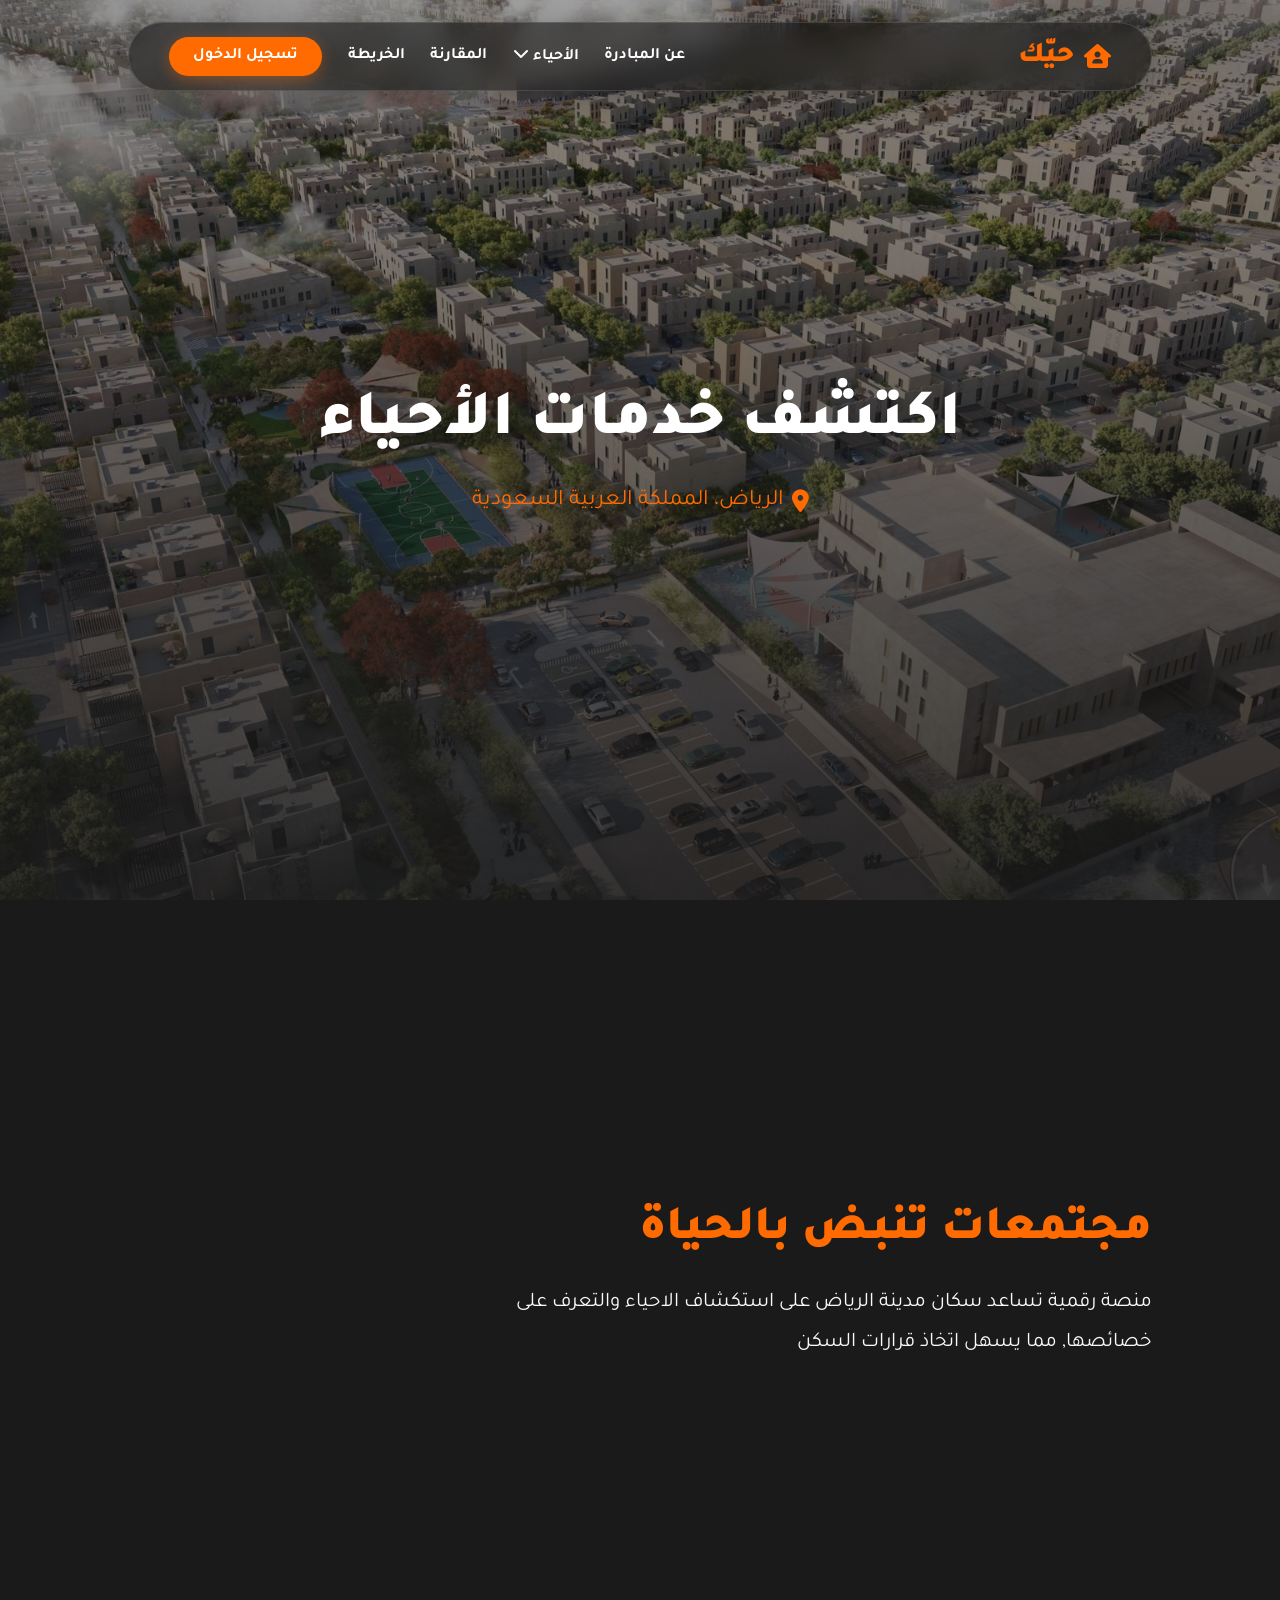
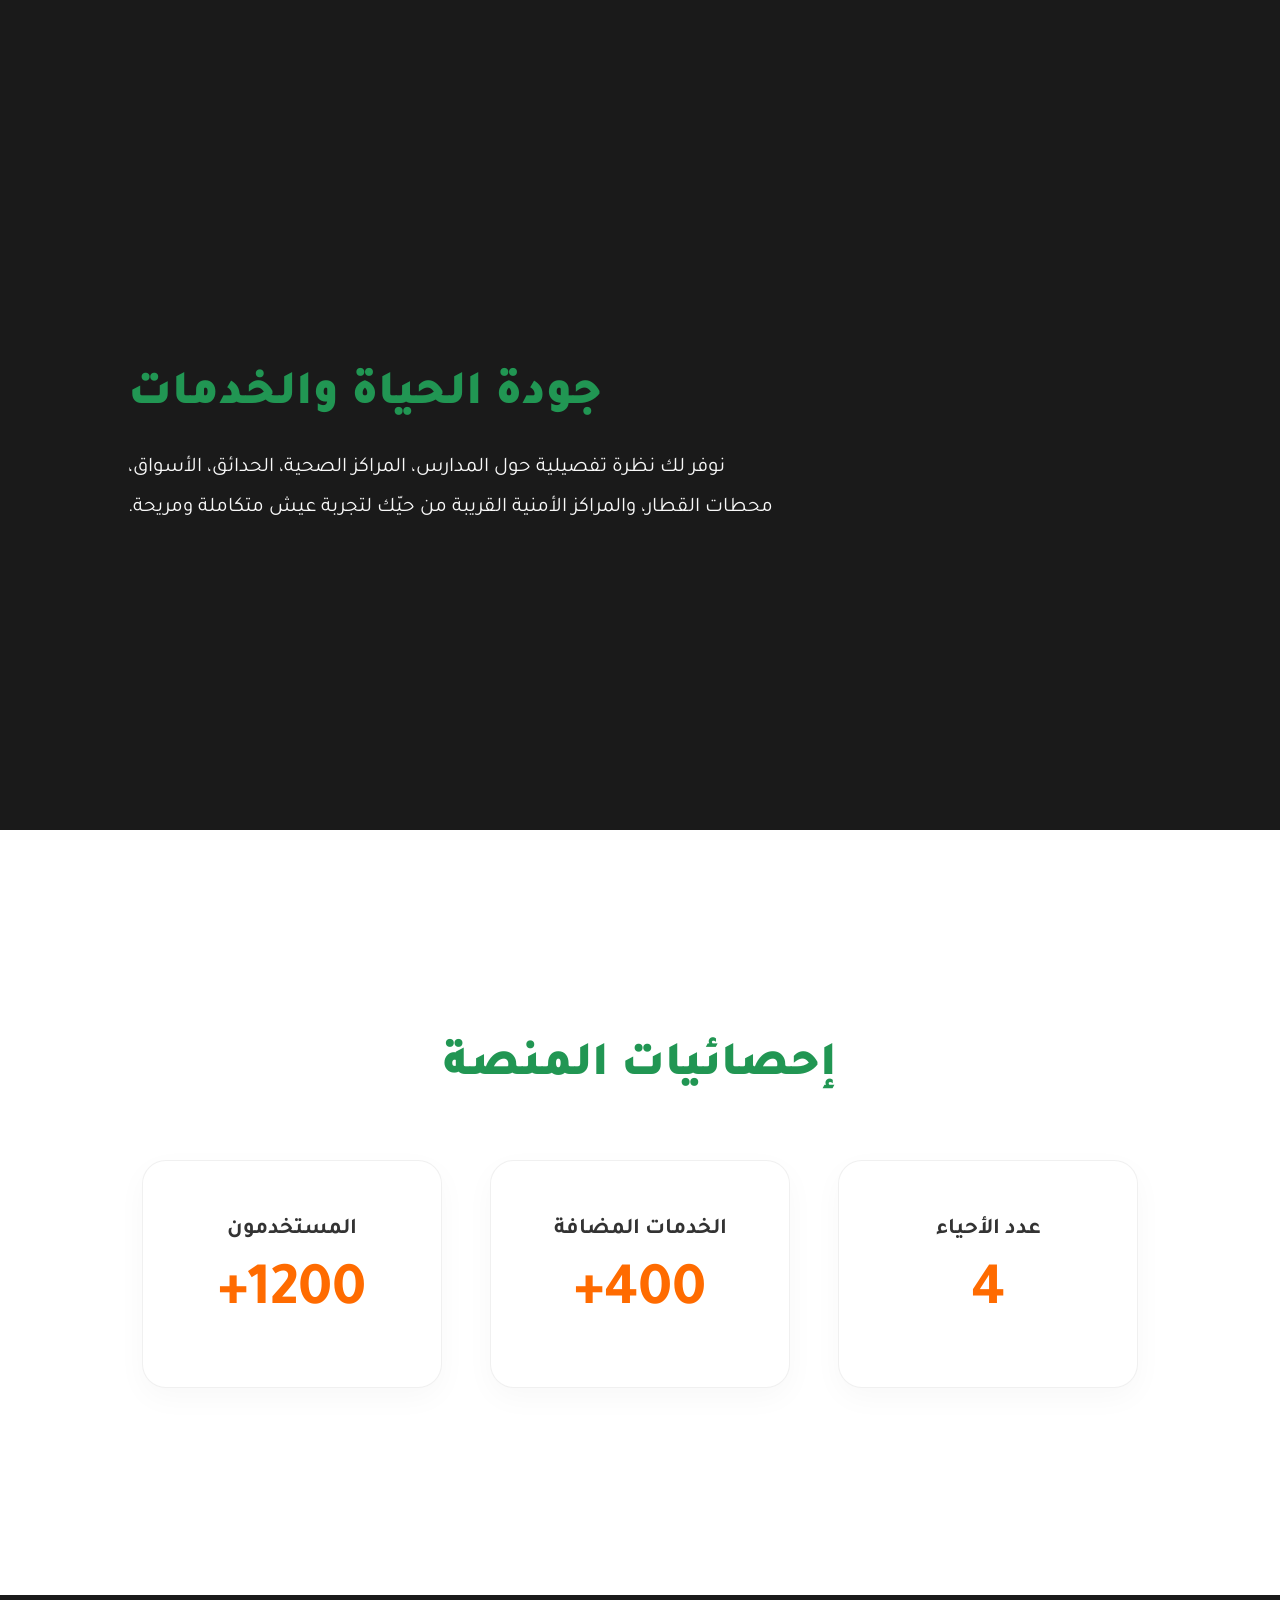
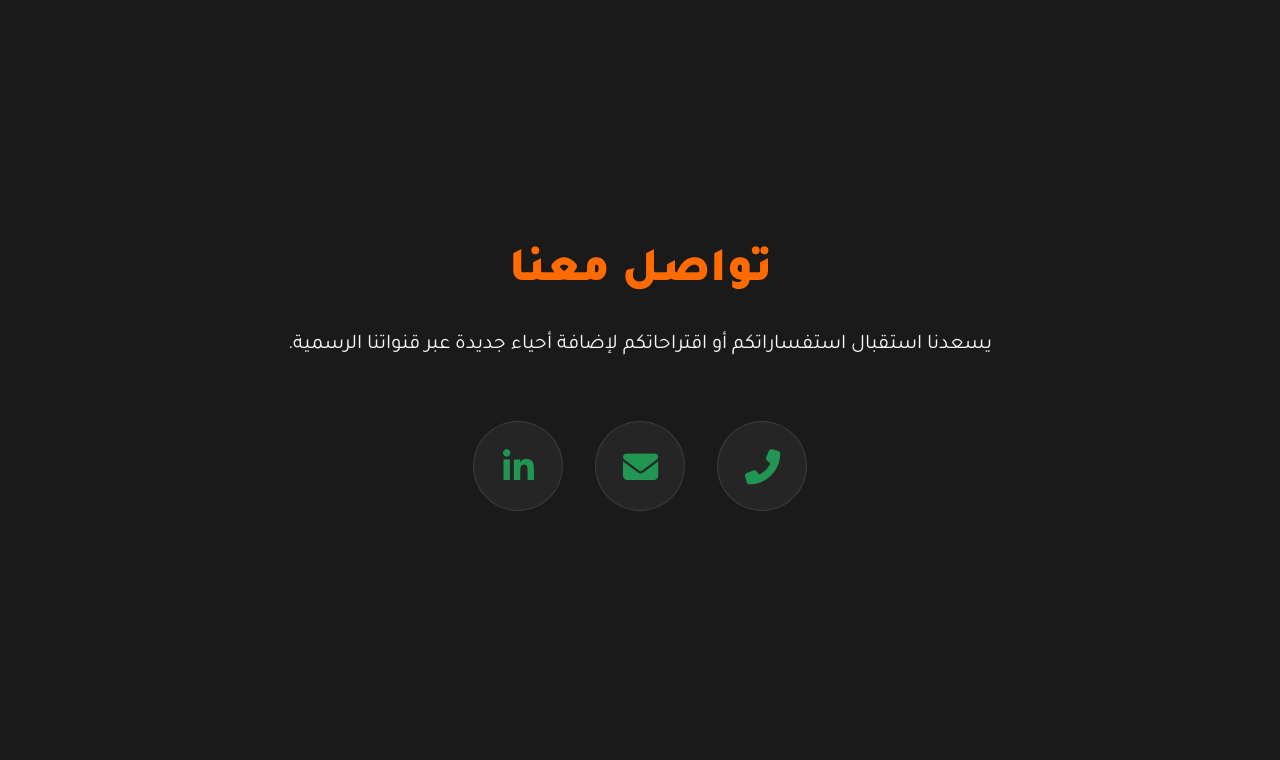
<file: index.html>
<!DOCTYPE html>
<html lang="ar" dir="rtl">
<head>
  <meta charset="UTF-8">
  <title>حيّك - الخدمات السكنية</title>
  
  <link rel="stylesheet" href="https://cdnjs.cloudflare.com/ajax/libs/font-awesome/6.4.0/css/all.min.css" />
  <link href="https://fonts.googleapis.com/css2?family=Tajawal:wght@400;700;900&display=swap" rel="stylesheet">
  
  <style>
    :root {
      --primary: #219653;
      --secondary: #f9f9f9;
      --text: #333;
      --accent: #ff6b00;
      --dark: #1a1a1a;
      --light: #ffffff;
      --shadow: rgba(0, 0, 0, 0.1);
    }

    * {
      box-sizing: border-box;
      margin: 0;
      padding: 0;
    }

    body {
      font-family: 'Tajawal', sans-serif;
      background: var(--dark);
      color: var(--light);
      overflow-y: auto; 
    }

    /* --- شريط التنقل الزجاجي الثابت --- */
    .navbar {
      position: fixed;
      top: 22px;
      left: 50%;
      transform: translateX(-50%);
      width: 80%;
      max-width: 1260px;
      z-index: 1000;
      
      display: flex;
      justify-content: space-between;
      align-items: center;
      padding: 0.9rem 2.5rem;
      
      background: rgba(26, 26, 26, 0.6); 
      backdrop-filter: blur(12px);
      -webkit-backdrop-filter: blur(12px);
      
      border-radius: 50px;
      border: 1px solid rgba(255, 255, 255, 0.12);
      box-shadow: 0 8px 30px rgba(0, 0, 0, 0.25);
      
      transition: all 0.3s ease;
      animation: fadeInDown 0.8s ease-in-out;
    }

    .navbar .logo {
      color: var(--accent) !important;
      font-size: 1.8rem; /* حجم موحد وثابت */
      font-weight: 900;
      text-decoration: none;
      display: flex;
      align-items: center;
      gap: 0.6rem;
    }

    .navbar .logo i {
      font-size: 1.5rem;
      color: var(--accent) !important; /* تثبيت تلوين الأيقونة باللون البرتقالي */
    }

    .nav-links {
      display: flex;
      gap: 1.6rem;
      align-items: center;
    }

    .nav-item,
    .nav-dropdown-btn {
      color: white;
      background: none;
      border: none;
      font-weight: bold;
      font-size: 1rem;
      font-family: 'Tajawal', sans-serif;
      cursor: pointer;
      text-decoration: none;
      transition: color 0.3s ease;
      padding: 0.5rem 0;
    }

    .nav-item:hover,
    .nav-dropdown-btn:hover {
      color: var(--accent);
    }

    .nav-dropdown {
      position: relative;
      padding-bottom: 15px; 
      margin-bottom: -15px;
    }

    .dropdown-content {
      display: none;
      position: absolute;
      top: 100%;
      right: 0;
      background: rgba(26, 26, 26, 0.95);
      backdrop-filter: blur(10px);
      min-width: 180px;
      border-radius: 12px;
      border: 1px solid rgba(255, 255, 255, 0.1);
      box-shadow: 0 8px 25px rgba(0,0,0,0.4);
      overflow: hidden;
      z-index: 1100;
    }

    .nav-dropdown:hover .dropdown-content {
      display: block;
    }

    .dropdown-content a {
      display: block;
      padding: 0.9rem 1.2rem;
      text-decoration: none;
      color: white;
      font-weight: bold;
      transition: all 0.2s ease;
    }

    .dropdown-content a:hover {
      background: var(--accent);
      color: white;
    }

    .nav-btn-login {
      background: var(--accent);
      color: white !important;
      padding: 0.6rem 1.5rem;
      border-radius: 50px;
      font-weight: bold;
      font-size: 1rem;
      text-decoration: none;
      transition: all 0.3s ease;
      box-shadow: 0 4px 15px rgba(255, 107, 0, 0.35);
      display: inline-flex;
      align-items: center;
      justify-content: center;
    }

    .nav-btn-login:hover {
      background: var(--primary);
      box-shadow: 0 4px 15px rgba(33, 150, 83, 0.4);
      transform: scale(1.04);
    }

    /* --- إعادة ضبط الأقسام لحل التلاصق والتداخل --- */
    .section-roshn {
      min-height: 85vh; 
      width: 100%;
      display: flex;
      align-items: center;
      position: relative;
      padding: 12rem 10% 12rem 10%; /* مسافات تباعد بين الأقسام */
      background-size: cover;
      background-position: center;
      background-repeat: no-repeat;
      background-attachment: fixed; /* تأثير حركة صور انسيابية عند النزول */
    }

    .section-content {
      position: relative;
      z-index: 2;
      max-width: 650px;
      width: 100%;
    }

    /* 1. قسم الواجهة الرئيسية */
    .section-roshn.hero {
      justify-content: center;
      text-align: center;
      background-image: url('pic.png');
      min-height: 100vh;
    }
    .section-roshn.hero::before {
      content: '';
      position: absolute;
      top: 0; left: 0; width: 100%; height: 100%;
      background: linear-gradient(rgba(26, 26, 26, 0.4), rgba(26, 26, 26, 0.85));
      z-index: 1;
    }
    .section-roshn.hero .section-content {
      max-width: 850px;
    }
    .section-roshn.hero h1 { 
      color: var(--light); 
      font-size: 4rem; 
      font-weight: 900; 
      margin-bottom: 1.5rem;
    }

    /* 2. قسم عن المبادرة - يمين متباعد */
    .section-roshn.align-right {
      justify-content: flex-start;
      text-align: right;
      background-image: url('pic2.jpg');
    }
    .section-roshn.align-right::before {
      content: '';
      position: absolute;
      top: 0; left: 0; width: 100%; height: 100%;
      background: linear-gradient(to left, rgba(26, 26, 26, 0.95) 45%, rgba(26, 26, 26, 0.4));
      z-index: 1;
    }

    /* 3. قسم الخدمات - يسار متباعد */
    .section-roshn.align-left {
      justify-content: flex-end;
      text-align: left;
      background-image: url('pic3.jpg');
    }
    .section-roshn.align-left::before {
      content: '';
      position: absolute;
      top: 0; left: 0; width: 100%; height: 100%;
      background: linear-gradient(to right, rgba(26, 26, 26, 0.95) 45%, rgba(26, 26, 26, 0.4));
      z-index: 1;
    }

    /* 4.  قسم الإحصائيات  */
    .section-roshn.stats-sec {
      justify-content: center;
      text-align: center;
      background: var(--light);
      padding: 10rem 5%;
    }
    .section-roshn.stats-sec::before { display: none; } 
    .section-roshn.stats-sec .section-content { max-width: 1050px; } 
    .section-roshn.stats-sec h2 { color: var(--primary) !important; }

    /* 5. قسم التواصل */
    .section-roshn.contact-sec {
      justify-content: center;
      text-align: center;
      background: var(--dark);
      padding: 10rem 5%;
    }
    .section-roshn.contact-sec::before { display: none; }
    .section-roshn.contact-sec .section-content { max-width: 850px; }
    .section-roshn.contact-sec h2 { color: var(--accent) !important; }

    /* العناوين والنصوص */
    .section-roshn h2 {
      font-size: 3rem;
      margin-bottom: 1.5rem;
      font-weight: 900;
    }
    .section-roshn.align-right h2 { color: var(--accent); }
    .section-roshn.align-left h2 { color: var(--primary); }

    .section-roshn p {
      font-size: 1.3rem;
      line-height: 1.9;
      color: var(--secondary);
    }
    .section-roshn.stats-sec p { color: var(--text); }

    /* --- مربعات الإحصائيات الكبيرة --- */
    .stats {
      display: flex;
      justify-content: center;
      gap: 3rem;
      flex-wrap: wrap;
      margin-top: 4rem;
    }
    .stat-box {
      display: flex;
      flex-direction: column;
      width: 300px; 
      padding: 3.5rem 2rem; 
      background: #ffffff;
      border: 1px solid rgba(0, 0, 0, 0.06);
      border-radius: 24px; 
      align-items: center;
      box-shadow: 0 10px 30px rgba(0, 0, 0, 0.03);
      transition: transform 0.4s cubic-bezier(0.175, 0.885, 0.32, 1.275), box-shadow 0.4s ease, border-color 0.4s ease;
    }
    
    .stat-box:hover {
      transform: translateY(-12px);
      border-color: var(--primary); 
      box-shadow: 0 20px 40px rgba(33, 150, 83, 0.15); 
    }
    
    .stat-box h3 { 
      color: var(--text); 
      font-size: 1.4rem; 
      margin-bottom: 15px; 
    }
    .stat-box span { 
      font-size: 3.8rem; 
      font-weight: bold; 
      color: var(--accent); 
    }

    /* أيقونة تحديد الموقع */
    .map-mock {
      color: var(--accent);
      font-size: 1.4rem;
      margin-top: 25px;
      display: flex;
      align-items: center;
      justify-content: center;
      gap: 8px;
    }

    /* شبكة قنوات التواصل */
    .contact-grid {
      display: flex;
      justify-content: center;
      gap: 2rem;
      flex-wrap: wrap;
      margin-top: 3.5rem;
    }
    .contact-card {
      background: rgba(255, 255, 255, 0.05);
      border: 1px solid rgba(255, 255, 255, 0.1);
      width: 90px;
      height: 90px;
      border-radius: 50%; 
      text-decoration: none;
      display: flex;
      align-items: center;
      justify-content: center;
      transition: all 0.3s ease;
    }
    .contact-card i {
      font-size: 2.2rem;
      color: var(--primary);
      transition: transform 0.3s ease, color 0.3s ease;
    }
    .contact-card:hover {
      transform: scale(1.1);
      background: rgba(255, 255, 255, 0.1);
      border-color: var(--accent);
      box-shadow: 0 10px 25px rgba(255, 107, 0, 0.2);
    }
    .contact-card:hover i {
      color: var(--accent);
    }

    /* زر الصعود  */
    #scrollTopBtn {
      position: fixed;
      bottom: 30px;
      left: 30px;
      background: var(--accent);
      color: white;
      border: none;
      border-radius: 50%;
      width: 55px;
      height: 55px;
      font-size: 1.4rem;
      cursor: pointer;
      display: none;
      z-index: 999;
      box-shadow: 0 5px 20px rgba(0,0,0,0.35);
      transition: all 0.3s ease;
    }
    #scrollTopBtn:hover {
      background: var(--primary);
      transform: scale(1.1);
    }

    @keyframes fadeInDown {
      from {opacity: 0; transform: translate(-50%, -30px);}
      to {opacity: 1; transform: translate(-50%, 0);}
    }
  </style>
</head>
<body>

  <nav class="navbar">
    <a href="index.html" class="logo">
      <i class="fas fa-house-user"></i> حيّك
    </a>
    <div class="nav-links">
      <a href="#about" class="nav-item">عن المبادرة</a>
      <div class="nav-dropdown">
        <button class="nav-dropdown-btn">الأحياء <i class="fas fa-chevron-down"></i></button>
        <div class="dropdown-content">
          <a href="shifa.html">حي الشفا</a>
          <a href="rimal.html">حي الرمال</a>
          <a href="yasmin.html">حي الياسمين</a>
          <a href="narjs.html">حي النرجس</a>
        </div>
      </div>
      <a href="compare.html" class="nav-item">المقارنة</a>
      <a href="map.html" class="nav-item">الخريطة</a>
      <a href="login.html" class="nav-btn-login">تسجيل الدخول</a>
    </div>
  </nav>

  <main>

    <section class="section-roshn hero" id="heroSec">
      <div class="section-content">
        <h1>اكتشف خدمات الأحياء</h1>
        <div class="map-mock">
          <i class="fas fa-map-marker-alt"></i>
          <span>الرياض، المملكة العربية السعودية</span>
        </div>
      </div>
    </section>

    <section class="section-roshn align-right" id="about">
      <div class="section-content">
        <h2>مجتمعات تنبض بالحياة</h2>
        <p>منصة رقمية تساعد سكان مدينة الرياض على استكشاف الاحياء والتعرف على خصائصها, مما يسهل اتخاذ قرارات السكن</p>
      </div>
    </section>

    <section class="section-roshn align-left" id="services">
      <div class="section-content">
        <h2>جودة الحياة والخدمات</h2>
        <p>نوفر لك نظرة تفصيلية حول المدارس، المراكز الصحية، الحدائق، الأسواق، محطات القطار، والمراكز الأمنية القريبة من حيّك لتجربة عيش متكاملة ومريحة.</p>
      </div>
    </section>

    <section class="section-roshn stats-sec" id="stats">
      <div class="section-content">
        <h2>إحصائيات المنصة</h2>
        <div class="stats">
          <div class="stat-box">
            <h3>عدد الأحياء</h3>
            <span>4</span>
          </div>
          <div class="stat-box">
            <h3>الخدمات المضافة</h3>
            <span>400+</span>
          </div>
          <div class="stat-box">
            <h3>المستخدمون</h3>
            <span>1200+</span>
          </div>
        </div>
      </div>
    </section>

    <section class="section-roshn contact-sec" id="contact">
      <div class="section-content">
        <h2>تواصل معنا</h2>
        <p>يسعدنا استقبال استفساراتكم أو اقتراحاتكم لإضافة أحياء جديدة عبر قنواتنا الرسمية.</p>
        
        <div class="contact-grid">
          <a href="tel:+966000000"target="_blank" class="contact-card">
            <i class="fas fa-phone-alt"></i>
          </a>

          <a href="xxx@example" target="_blank" class="contact-card">
            <i class="fas fa-envelope"></i>
          </a>

          <a href="xxx/example" target="_blank" class="contact-card">
            <i class="fab fa-linkedin-in"></i>
          </a>
        </div>
      </div>
    </section>

  </main>

  <button id="scrollTopBtn">
    <i class="fas fa-arrow-up"></i>
  </button>

  <script>
    document.addEventListener("DOMContentLoaded", function () {
      const scrollBtn = document.getElementById("scrollTopBtn");

      window.addEventListener("scroll", function() {
        if (window.pageYOffset > 400) {
          scrollBtn.style.display = "block";
        } else {
          scrollBtn.style.display = "none";
        }
      });


      scrollBtn.addEventListener("click", function() {
        window.scrollTo({ top: 0, behavior: 'smooth' });
      });
    });
  </script>
</body>
</html>
</file>
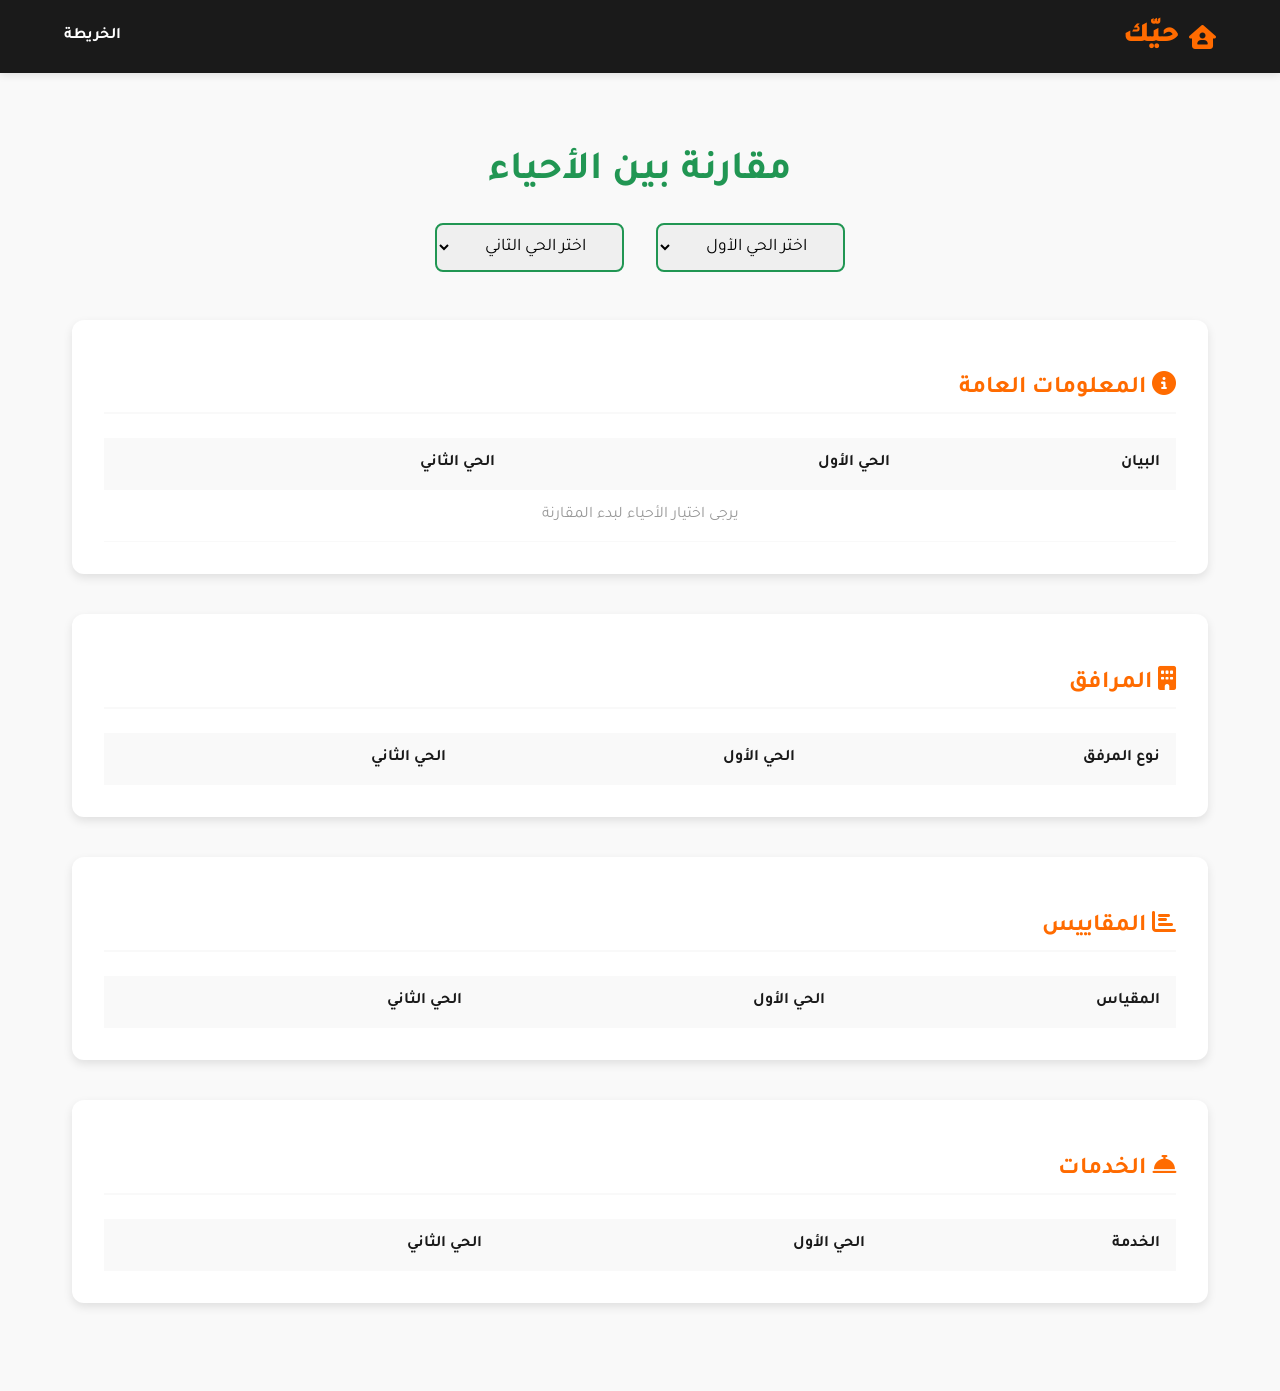
<file: compare.html>
<!DOCTYPE html>
<html lang="ar" dir="rtl">
<head>
  <meta charset="UTF-8" />
  <meta name="viewport" content="width=device-width, initial-scale=1.0"/>
  <title>مقارنة الأحياء - حيّك</title>
  <link rel="stylesheet" href="https://cdnjs.cloudflare.com/ajax/libs/font-awesome/6.4.0/css/all.min.css" />
  <link href="https://fonts.googleapis.com/css2?family=Tajawal:wght@400;700;900&display=swap" rel="stylesheet">
  <style>
    :root {
      --primary: #219653;
      --secondary: #f9f9f9;
      --text: #333;
      --accent: #ff6b00;
      --dark: #1a1a1a;
      --light: #ffffff;
      --shadow: rgba(0, 0, 0, 0.1);
    }
    * { box-sizing: border-box; }
    body { margin: 0; font-family: 'Tajawal', sans-serif; background: var(--secondary); color: var(--text); }
    
    /* ضبط وتثبيت شريط التنقل */
    .navbar { 
      background: var(--dark); 
      padding: 1.2rem 5%; 
      position: sticky; 
      top: 0; 
      z-index: 1000; 
      display: flex; 
      justify-content: space-between; 
      align-items: center; 
      box-shadow: 0 2px 8px var(--shadow); 
    }
    .navbar .logo { 
      color: var(--accent) !important; 
      font-size: 1.8rem; 
      font-weight: 900; 
      text-decoration: none; 
      display: flex;
      align-items: center;
      gap: 0.6rem;
    }
    .navbar .logo i {
      font-size: 1.5rem;
      color: var(--accent) !important; /* اللون البرتقالي الموحد للأيقونة */
    }
    .nav-links { display: flex; gap: 1.5rem; align-items: center; }
    .nav-item, .nav-dropdown-btn { color: white; background: none; border: none; font-weight: bold; cursor: pointer; text-decoration: none; font-size: 1rem; transition: color 0.3s ease; }
    .nav-item:hover, .nav-dropdown-btn:hover { color: var(--accent); }
    .nav-dropdown { position: relative; }
    .dropdown-content { display: none; position: absolute; top: 100%; right: 0; background: var(--light); min-width: 180px; border-radius: 6px; box-shadow: 0 6px 12px var(--shadow); overflow: hidden; z-index: 100; }
    .nav-dropdown:hover .dropdown-content { display: block; }
    .dropdown-content a { display: block; padding: 1rem; text-decoration: none; color: var(--text); text-align: right; }
    .dropdown-content a:hover { background: var(--primary); color: white; }

    .comparison-container { padding: 3rem 2rem; max-width: 1200px; margin: auto; }
    .comparison-header { text-align: center; margin-bottom: 3rem; }
    .comparison-header h1 { color: var(--primary); font-size: 2.5rem; }
    .selectors { display: flex; justify-content: center; gap: 2rem; margin-top: 1.5rem; }
    .neighborhood-select { padding: 0.8rem 2rem; font-size: 1.1rem; border-radius: 8px; border: 2px solid var(--primary); font-family: 'Tajawal', sans-serif; cursor: pointer; }
    
    .comparison-section { background: white; padding: 2rem; border-radius: 12px; box-shadow: 0 4px 10px var(--shadow); margin-bottom: 2.5rem; }
    .comparison-section h2 { color: var(--accent); margin-bottom: 1.5rem; border-bottom: 2px solid var(--secondary); padding-bottom: 0.5rem; }
    
    .compare-table { width: 100%; border-collapse: collapse; text-align: right; }
    .compare-table th, .compare-table td { padding: 1rem; border-bottom: 1px solid var(--secondary); }
    .compare-table th { background: var(--secondary); color: var(--dark); font-weight: bold; }
    
    /* Progress Bars Styling */
    .progress-cell { display: flex; align-items: center; gap: 1rem; }
    .progress-value { font-weight: bold; min-width: 45px; }
    .progress-bar { background: #e0e0e0; border-radius: 10px; height: 12px; width: 100%; overflow: hidden; }
    .progress { background: var(--primary); height: 100%; border-radius: 10px; transition: width 0.5s ease; }
    
    /* Service Cards Grid */
    .service-card { background: var(--secondary); padding: 1.5rem; border-radius: 8px; border-right: 5px solid var(--accent); box-shadow: 0 2px 5px var(--shadow); }
    .service-card h3 { margin-top: 0; color: var(--dark); }
    .service-card p { margin: 0.5rem 0; font-size: 0.95rem; color: #555; }
    .stat-value { font-weight: bold; color: var(--primary); font-size: 0.9rem; }
  </style>
</head>
<body>

  <nav class="navbar">
    <a href="index.html" class="logo">
      <i class="fas fa-house-user"></i> حيّك
    </a>
    <div class="nav-links">
      <a href="map.html" class="nav-item">الخريطة</a>
    </div>
  </nav>

  <main class="comparison-container">
    <div class="comparison-header">
      <h1>مقارنة بين الأحياء</h1>
      <div class="selectors">
        <select id="firstNeighborhood" class="neighborhood-select">
          <option value="">اختر الحي الأول</option>
          <option value="1">الشفا</option>
          <option value="2">الرمال</option>
          <option value="3">الياسمين</option>
          <option value="4">النرجس</option>
        </select>
        <select id="secondNeighborhood" class="neighborhood-select">
          <option value="">اختر الحي الثاني</option>
          <option value="1">الشفا</option>
          <option value="2">الرمال</option>
          <option value="3">الياسمين</option>
          <option value="4">النرجس</option>
        </select>
      </div>
    </div>

    <div class="comparison-content">
      <section class="comparison-section">
        <h2><i class="fas fa-info-circle"></i> المعلومات العامة</h2>
        <table class="compare-table" id="generalInfoTable">
          <thead>
            <tr>
              <th>البيان</th>
              <th id="firstNeighborhoodHeader">الحي الأول</th>
              <th id="secondNeighborhoodHeader">الحي الثاني</th>
            </tr>
          </thead>
          <tbody id="generalInfoBody">
            <tr><td colspan="3" style="text-align:center; color:#999;">يرجى اختيار الأحياء لبدء المقارنة</td></tr>
          </tbody>
        </table>
      </section>

      <section class="comparison-section">
        <h2><i class="fas fa-building"></i> المرافق</h2>
        <table class="compare-table" id="facilitiesTable">
          <thead>
            <tr>
              <th>نوع المرفق</th>
              <th id="facilitiesFirstHeader">الحي الأول</th>
              <th id="facilitiesSecondHeader">الحي الثاني</th>
            </tr>
          </thead>
          <tbody id="facilitiesBody"></tbody>
        </table>
      </section>

      <section class="comparison-section">
        <h2><i class="fas fa-chart-bar"></i> المقاييس</h2>
        <table class="compare-table" id="metricsTable">
          <thead>
            <tr>
              <th>المقياس</th>
              <th id="metricsFirstHeader">الحي الأول</th>
              <th id="metricsSecondHeader">الحي الثاني</th>
            </tr>
          </thead>
          <tbody id="metricsBody"></tbody>
        </table>
      </section>

      <section class="comparison-section">
        <h2><i class="fas fa-concierge-bell"></i> الخدمات</h2>
        <table class="compare-table" id="servicesTable">
          <thead>
            <tr>
              <th>الخدمة</th>
              <th id="servicesFirstHeader">الحي الأول</th>
              <th id="servicesSecondHeader">الحي الثاني</th>
            </tr>
          </thead>
          <tbody id="servicesBody"></tbody>
        </table>
      </section>
    </div>
  </main>

  <script src="data.js"></script>
  <script src="script.js"></script>
</body>
</html>
</file>
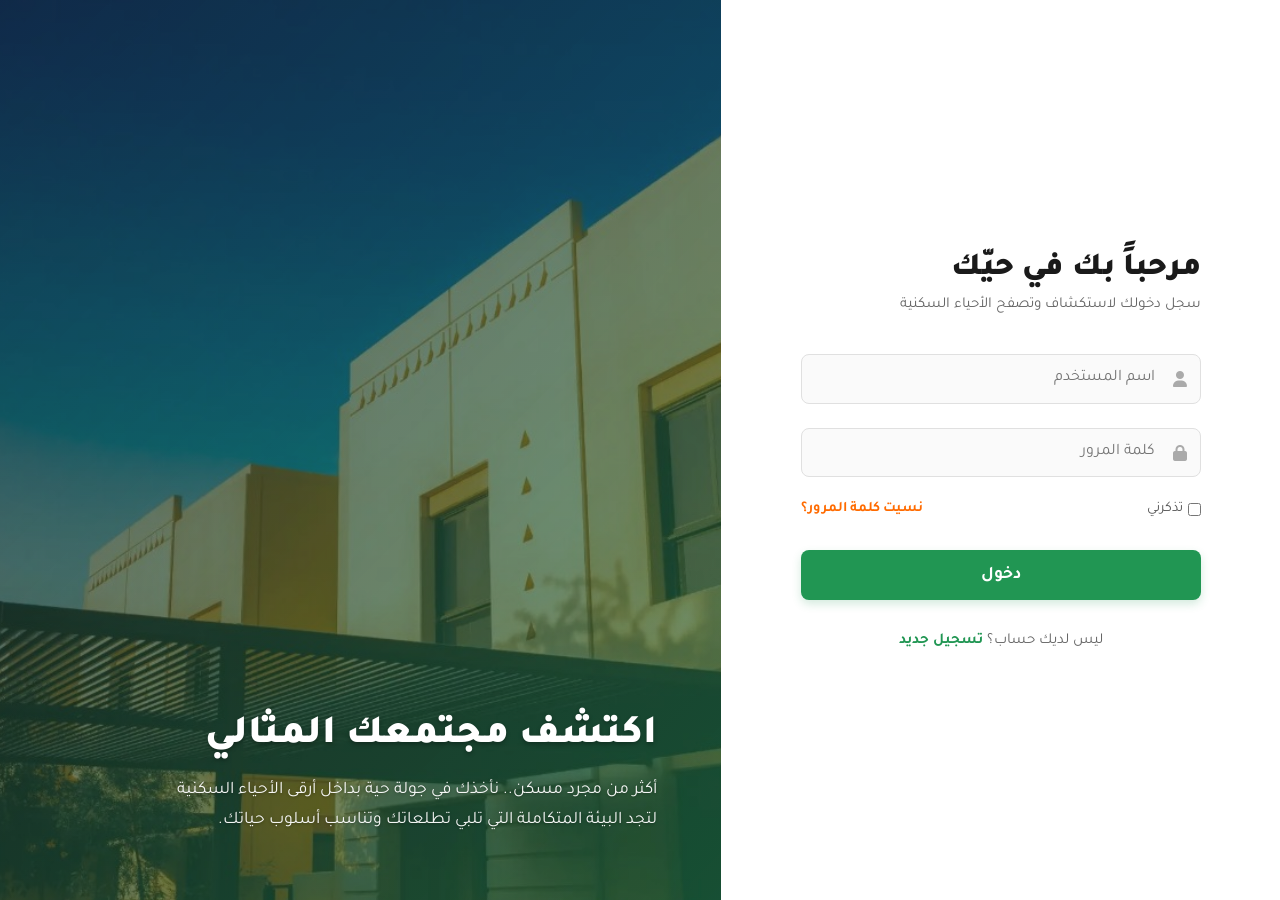
<file: login.html>
<!DOCTYPE html>
<html lang="ar" dir="rtl">
<head>
 <meta charset="UTF-8">
 <meta name="viewport" content="width=device-width, initial-scale=1.0"> 
 <link rel="stylesheet" href="https://cdnjs.cloudflare.com/ajax/libs/font-awesome/6.4.0/css/all.min.css" />
 <link href="https://fonts.googleapis.com/css2?family=Tajawal:wght@400;700;900&display=swap" rel="stylesheet">
 <title>تسجيل الدخول - حيّك</title>
 <style>
    /* منع خروج العناصر عن حجمها الطبيعي */
    * {
      box-sizing: border-box;
      margin: 0;
      padding: 0;
    }

    :root {
      --primary: #219653;
      --accent: #ff6b00;
      --dark: #1a1a1a;
      --light: #ffffff;
      --gray-bg: #f8f9fa;
    }

    body {
      font-family: 'Tajawal', sans-serif;
      background: var(--gray-bg);
      min-height: 100vh;
      display: flex;
    }

    /* الحاوية الرئيسية المنقسمة لشاشتين */
    .login-container {
      display: flex;
      width: 100%;
      min-height: 100vh;
    }

    /* الجانب الأول: نموذج تسجيل الدخول */
    .form-side {
      flex: 1;
      background: var(--light);
      display: flex;
      justify-content: center;
      align-items: center;
      padding: 2rem;
    }

    .wrapper {
      width: 100%;
      max-width: 400px;
    }

    .wrapper h1 {
      color: var(--dark);
      font-weight: 900;
      margin-bottom: 0.5rem;
      font-size: 2rem;
    }

    .wrapper .subtitle {
      color: #666;
      margin-bottom: 2.5rem;
      font-size: 0.95rem;
    }

    .input-box {
      position: relative;
      margin-bottom: 1.5rem;
    }

    .input-box input {
      width: 100%;
      padding: 0.9rem 2.8rem 0.9rem 1rem;
      font-size: 1rem;
      border: 1px solid #e0e0e0;
      border-radius: 8px;
      font-family: 'Tajawal', sans-serif;
      outline: none;
      background: #fafafa;
      transition: all 0.3s ease;
    }

    .input-box input:focus {
      border-color: var(--primary);
      background: var(--light);
      box-shadow: 0 0 0 4px rgba(33, 150, 83, 0.1);
    }

    .input-box i {
      position: absolute;
      right: 14px;
      top: 50%;
      transform: translateY(-50%);
      color: #aaa;
      transition: color 0.3s ease;
    }

    .input-box input:focus + i {
      color: var(--primary);
    }

    .remember-forgot {
      display: flex;
      justify-content: space-between;
      align-items: center;
      font-size: 0.9rem;
      margin-bottom: 2rem;
      color: #555;
    }

    .remember-forgot label {
      display: flex;
      align-items: center;
      gap: 5px;
      cursor: pointer;
    }

    .remember-forgot input[type="checkbox"] {
      accent-color: var(--primary);
      cursor: pointer;
    }

    .remember-forgot a {
      color: var(--accent);
      text-decoration: none;
      font-weight: 700;
    }
    
    .remember-forgot a:hover {
      text-decoration: underline;
    }

    .btn {
      width: 100%;
      padding: 0.9rem;
      background: var(--primary);
      color: white;
      border: none;
      border-radius: 8px;
      font-size: 1.1rem;
      font-weight: bold;
      cursor: pointer;
      font-family: 'Tajawal', sans-serif;
      transition: all 0.3s ease;
      box-shadow: 0 4px 10px rgba(33, 150, 83, 0.2);
    }

    .btn:hover {
      background: #1e8449;
      transform: translateY(-1px);
      box-shadow: 0 6px 15px rgba(33, 150, 83, 0.3);
    }

    .register-link {
      text-align: center;
      margin-top: 2rem;
      font-size: 0.95rem;
      color: #666;
    }

    .register-link a {
      color: var(--primary);
      text-decoration: none;
      font-weight: bold;
    }
    
    .register-link a:hover {
      text-decoration: underline;
    }

    /* الجانب المقابل: صورة  مع نصوص الواجهة العميقة */
    .image-side {
      flex: 1.2; 
      background: linear-gradient(135deg, rgba(26, 26, 26, 0.6) 0%, rgba(33, 150, 83, 0.4) 100%), 
                  url('pic4.jpg') center/cover no-repeat;
      display: flex;
      align-items: flex-end;
      padding: 4rem;
      position: relative;
    }

    
    .image-content {
      color: var(--light);
      max-width: 500px;
      z-index: 2;
    }

    .image-content h2 {
      font-size: 2.5rem;
      font-weight: 900;
      margin-bottom: 1rem;
      text-shadow: 0 2px 4px rgba(0,0,0,0.3);
    }

    .image-content p {
      font-size: 1.1rem;
      line-height: 1.7;
      opacity: 0.95;
      text-shadow: 0 1px 3px rgba(0,0,0,0.3);
    }

   
    @media (max-width: 900px) {
      .image-side {
        display: none; 
      }
      .form-side {
        background: var(--gray-bg);
      }
      .wrapper {
        background: var(--light);
        padding: 2.5rem;
        border-radius: 12px;
        box-shadow: 0 4px 15px rgba(0,0,0,0.05);
      }
    }
 </style>
</head>
<body>

   <div class="login-container">
      
      <div class="form-side">
         <div class="wrapper">
            <form action="index.html">
               <h1>مرحباً بك في حيّك</h1>
               <p class="subtitle">سجل دخولك لاستكشاف وتصفح الأحياء السكنية</p>
               
               <div class="input-box">
                 <input type="text" placeholder="اسم المستخدم" required>
                 <i class="fas fa-user"></i>
               </div>
               
               <div class="input-box">
                 <input type="password" placeholder="كلمة المرور" required>
                 <i class="fas fa-lock"></i>
               </div>
               
               <div class="remember-forgot">
                 <label><input type="checkbox"> تذكرني</label> 
                 <a href="#">نسيت كلمة المرور؟</a>
               </div>
               
               <button type="submit" class="btn">دخول</button>

               <div class="register-link">
                 <p>ليس لديك حساب؟ <a href="#">تسجيل جديد</a></p>
               </div>
            </form>
         </div>
      </div>

      <div class="image-side">
         <div class="image-content">
            <h2>اكتشف مجتمعك المثالي</h2>
            <p>أكثر من مجرد مسكن.. نأخذك في جولة حية بداخل أرقى الأحياء السكنية لتجد البيئة المتكاملة التي تلبي تطلعاتك وتناسب أسلوب حياتك.</p>
         </div>
      </div>

   </div>

</body>
</html>
</file>
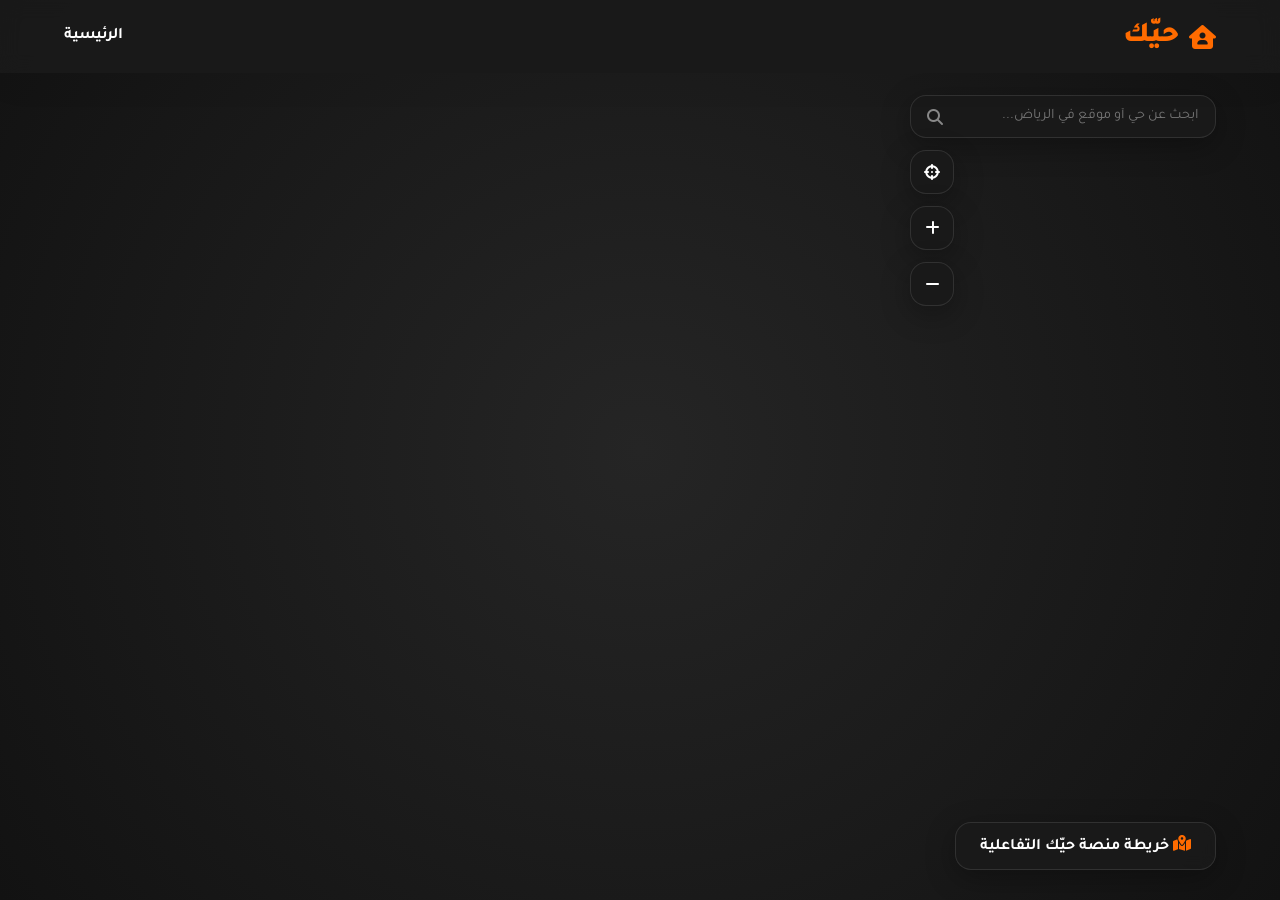
<file: map.html>
<!DOCTYPE html>
<html lang="ar" dir="rtl">
<head>
  <meta charset="UTF-8">
  <title>الخريطة التفاعلية - حيّك</title>
  <meta name="viewport" content="width=device-width, initial-scale=1.0">
  
  <link rel="stylesheet" href="https://cdnjs.cloudflare.com/ajax/libs/font-awesome/6.4.0/css/all.min.css" />
  
  <link rel="stylesheet" href="style.css"> 
</head>
<body>

  <nav class="navbar">
    <div class="nav-container">
      <a href="index.html" class="logo">
        <i class="fas fa-house-user"></i> حيّك
      </a>
      <div class="nav-links">
        <a href="index.html" class="nav-item">الرئيسية</a>
      </div>
    </div>
  </nav>

  <div class="custom-controls">
    <div class="fake-geocoder">
      <input type="text" placeholder="ابحث عن حي أو موقع في الرياض...">
      <i class="fas fa-search"></i>
    </div>
    <div class="fake-btn" title="تحديد موقعي الحالي">
      <i class="fas fa-crosshairs"></i>
    </div>
    <div class="fake-btn" title="تكبير">
      <i class="fas fa-plus"></i>
    </div>
    <div class="fake-btn" title="تصغير">
      <i class="fas fa-minus"></i>
    </div>
  </div>

  <div class="map-title">
    <i class="fas fa-map-marked-alt" style="color: var(--accent);"></i> خريطة منصة حيّك التفاعلية
  </div>

  <div id="map-container">
    <canvas id="map-canvas"></canvas>
  </div>

  <script>
    const canvas = document.getElementById('map-canvas');
    const ctx = canvas.getContext('2d');
    
   
    let width = canvas.width = window.innerWidth * 2;
    let height = canvas.height = window.innerHeight * 2;

   
    const locations = [];
    for(let i = 0; i < 65; i++) {
      locations.push({
        x: Math.random() * width,
        y: Math.random() * height,
        size: Math.random() * 4 + 2,
        pulse: Math.random() * Math.PI
      });
    }

    
    let offsetX = -width / 4, offsetY = -height / 4; 
    let isDragging = false;
    let startX, startY;

    
    function drawMap() {
      ctx.clearRect(0, 0, width, height);
      ctx.save();
      ctx.translate(offsetX, offsetY);

      
      ctx.strokeStyle = 'rgba(255, 255, 255, 0.025)';
      ctx.lineWidth = 1;
      const gridSize = 70;
      for (let x = -width; x < width * 2; x += gridSize) {
        ctx.beginPath(); ctx.moveTo(x, -height); ctx.lineTo(x, height * 2); ctx.stroke();
      }
      for (let y = -height; y < height * 2; y += gridSize) {
        ctx.beginPath(); ctx.moveTo(-width, y); ctx.lineTo(width * 2, y); ctx.stroke();
      }

      
      ctx.strokeStyle = 'rgba(255, 255, 255, 0.05)';
      ctx.lineWidth = 2.5;
      ctx.beginPath();
      ctx.moveTo(-width, height/2); ctx.lineTo(width*2, height/2);
      ctx.moveTo(width/2, -height); ctx.lineTo(width/2, height*2);
      ctx.arc(width/2, height/2, 300, 0, Math.PI * 2);
      ctx.arc(width/2, height/2, 600, 0, Math.PI * 2);
      ctx.stroke();

     
      locations.forEach(loc => {
        loc.pulse += 0.025; 
        let pulseSize = loc.size + Math.sin(loc.pulse) * 2;
        
        
        ctx.beginPath();
        ctx.arc(loc.x, loc.y, pulseSize * 3, 0, Math.PI * 2);
        ctx.fillStyle = loc.size > 4 ? 'rgba(255, 107, 0, 0.12)' : 'rgba(33, 150, 83, 0.12)';
        ctx.fill();

        
        ctx.beginPath();
        ctx.arc(loc.x, loc.y, loc.size, 0, Math.PI * 2);
        ctx.fillStyle = loc.size > 4 ? '#ff6b00' : '#219653'; 
        ctx.fill();
      });

      ctx.restore();
      requestAnimationFrame(drawMap);
    }
</file>
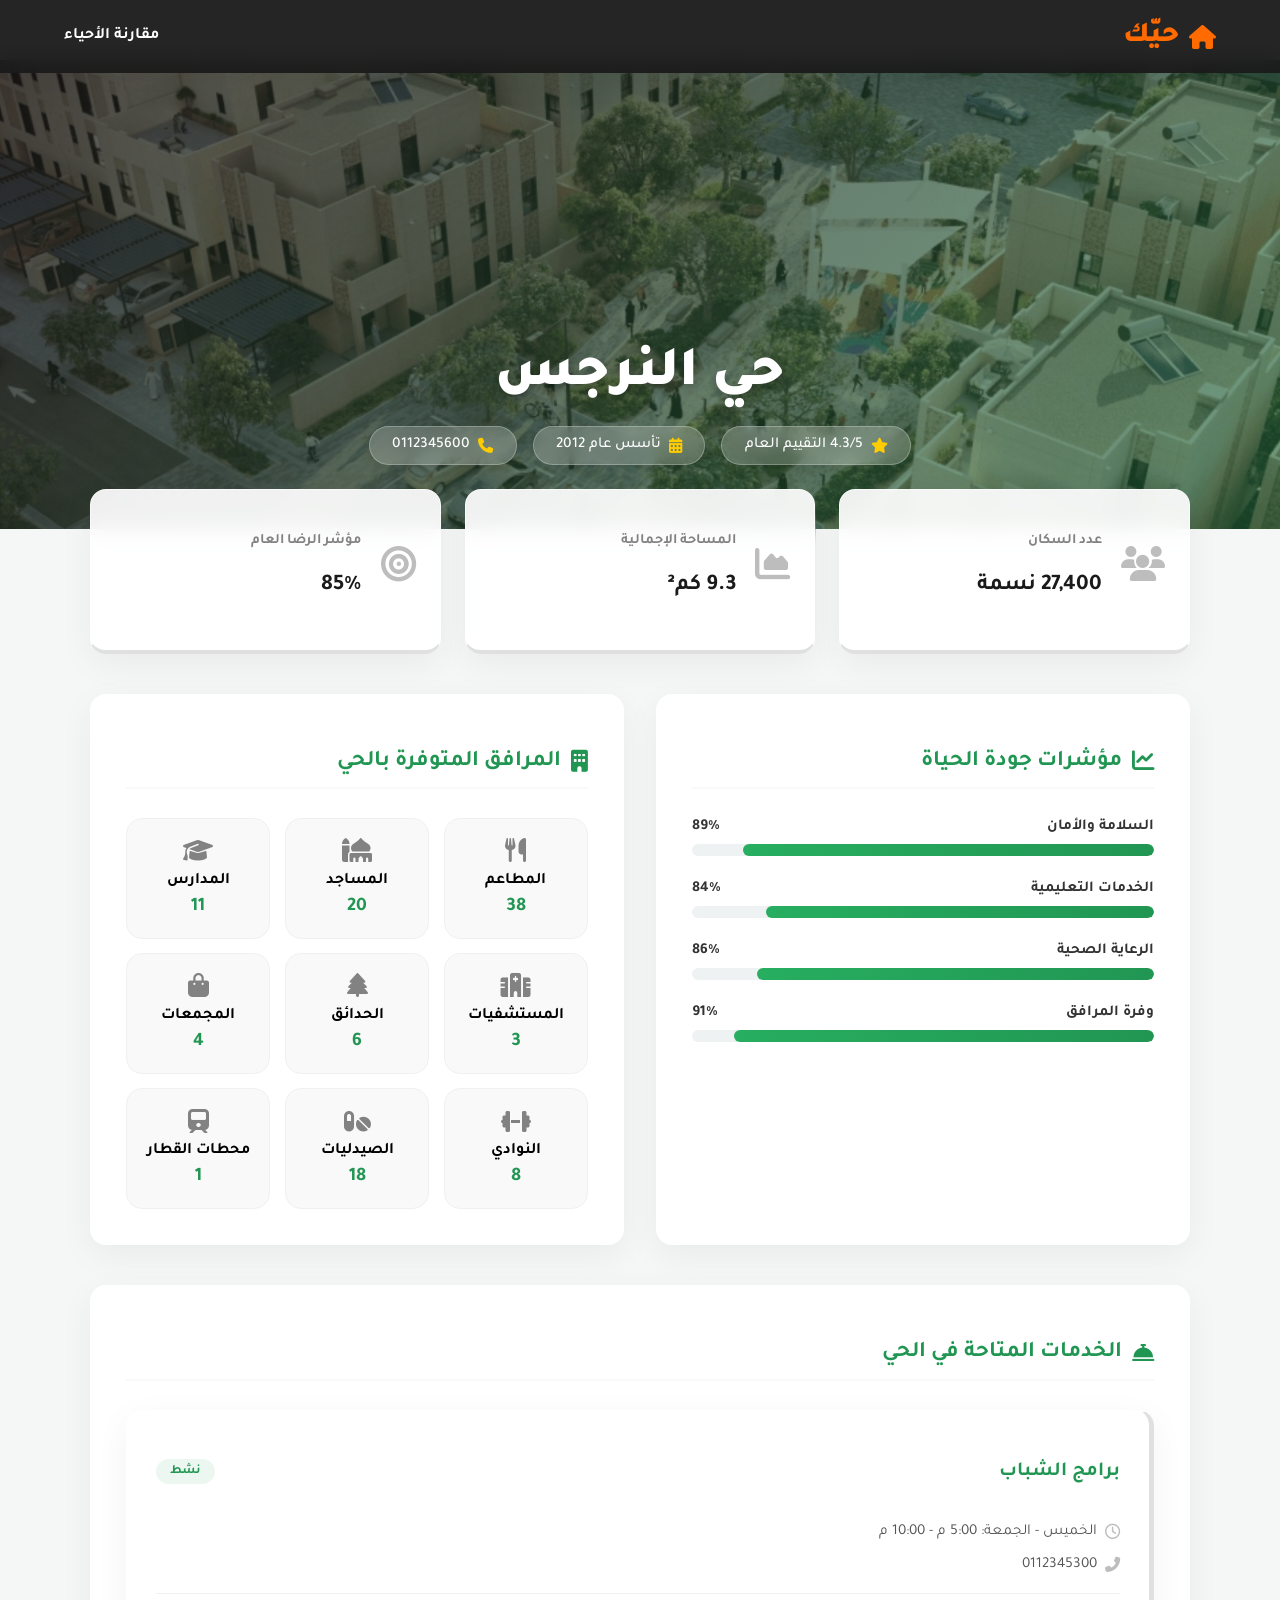
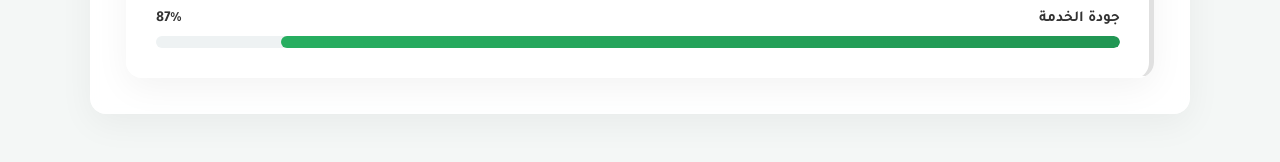
<file: narjs.html>
<!DOCTYPE html>
<html lang="ar" dir="rtl">
<head>
  <meta charset="UTF-8" />
  <meta name="viewport" content="width=device-width, initial-scale=1.0"/>
  <title>حي النرجس - حيّك</title>
  <link rel="stylesheet" href="https://cdnjs.cloudflare.com/ajax/libs/font-awesome/6.4.0/css/all.min.css" />
  <link rel="stylesheet" href="style.css" />
</head>
<body>

  <nav class="navbar">
    <div class="nav-container">
      <a href="index.html" class="logo"><i class="fas fa-home-alt"></i> حيّك</a>
      <div class="nav-main">
        <div class="nav-links">
          <a href="compare.html" class="nav-item">مقارنة الأحياء</a>
        </div>
      </div>
    </div>
  </nav>

  <div class="neighborhood-hero" style="background-image: linear-gradient(135deg, rgba(26, 26, 26, 0.6) 0%, rgba(33, 150, 83, 0.4) 100%), url('pic8.jpg');">
    <div class="hero-content">
      <h1>حي النرجس</h1>
      <div class="neighborhood-meta-hero">
        <span><i class="fas fa-star"></i> 4.3/5 التقييم العام</span>
        <span><i class="fas fa-calendar-alt"></i> تأسس عام 2012</span>
        <span><i class="fas fa-phone"></i> 0112345600</span>
      </div>
    </div>
  </div>

  <main class="neighborhood-details">
    
    <section class="info-grid-section">
      <div class="stat-card-basic">
        <div class="card-icon"><i class="fas fa-users"></i></div>
        <div class="card-info"><h3>عدد السكان</h3><p>27,400 نسمة</p></div>
      </div>
      <div class="stat-card-basic">
        <div class="card-icon"><i class="fas fa-chart-area"></i></div>
        <div class="card-info"><h3>المساحة الإجمالية</h3><p>9.3 كم²</p></div>
      </div>
      <div class="stat-card-basic">
        <div class="card-icon"><i class="fas fa-bullseye"></i></div>
        <div class="card-info"><h3>مؤشر الرضا العام</h3><p>85%</p></div>
      </div>
    </section>

    <div class="main-columns">
      
      <section class="comparison-section">
        <h2><i class="fas fa-chart-line"></i> مؤشرات جودة الحياة</h2>
        <div class="metrics-container">
          <div class="metric-row">
            <div class="metric-label"><span>السلامة والأمان</span><span>89%</span></div>
            <div class="progress-bar-wrapper"><div class="progress-fill" style="width: 89%"></div></div>
          </div>
          <div class="metric-row">
            <div class="metric-label"><span>الخدمات التعليمية</span><span>84%</span></div>
            <div class="progress-bar-wrapper"><div class="progress-fill" style="width: 84%"></div></div>
          </div>
          <div class="metric-row">
            <div class="metric-label"><span>الرعاية الصحية</span><span>86%</span></div>
            <div class="progress-bar-wrapper"><div class="progress-fill" style="width: 86%"></div></div>
          </div>
          <div class="metric-row">
            <div class="metric-label"><span>وفرة المرافق</span><span>91%</span></div>
            <div class="progress-bar-wrapper"><div class="progress-fill" style="width: 91%"></div></div>
          </div>
        </div>
      </section>

      <section class="comparison-section">
        <h2><i class="fas fa-building"></i> المرافق المتوفرة بالحي</h2>
        <div class="facilities-dense-grid">
          <div class="facility-badge"><i class="fas fa-utensils"></i> المطاعم <span>38</span></div>
          <div class="facility-badge"><i class="fas fa-mosque"></i> المساجد <span>20</span></div>
          <div class="facility-badge"><i class="fas fa-graduation-cap"></i> المدارس <span>11</span></div>
          <div class="facility-badge"><i class="fas fa-hospital"></i> المستشفيات <span>3</span></div>
          <div class="facility-badge"><i class="fas fa-tree"></i> الحدائق <span>6</span></div>
          <div class="facility-badge"><i class="fas fa-shopping-bag"></i> المجمعات <span>4</span></div>
          <div class="facility-badge"><i class="fas fa-dumbbell"></i> النوادي <span>8</span></div>
          <div class="facility-badge"><i class="fas fa-pills"></i> الصيدليات <span>18</span></div>
          <div class="facility-badge"><i class="fas fa-train"></i> محطات القطار <span>1</span></div>
        </div>
      </section>
    </div>

    <section class="comparison-section">
      <h2><i class="fas fa-concierge-bell"></i> الخدمات المتاحة في الحي</h2>
      <div class="services-modern-grid">
        <div class="service-card-modern">
          <div class="service-header"><h3>برامج الشباب</h3><span class="badge-status">نشط</span></div>
          <div class="service-body">
            <p><i class="far fa-clock"></i> الخميس - الجمعة: 5:00 م - 10:00 م</p>
            <p><i class="fas fa-phone-alt"></i> 0112345300</p>
          </div>
          <div class="service-footer">
            <div class="metric-label"><span>جودة الخدمة</span><span>87%</span></div>
            <div class="progress-bar-wrapper"><div class="progress-fill" style="width: 87%"></div></div>
          </div>
        </div>
      </div>
    </section>
  </main>

  <script src="data.js"></script>
  <script src="script.js"></script>
</body>
</html>
</file>
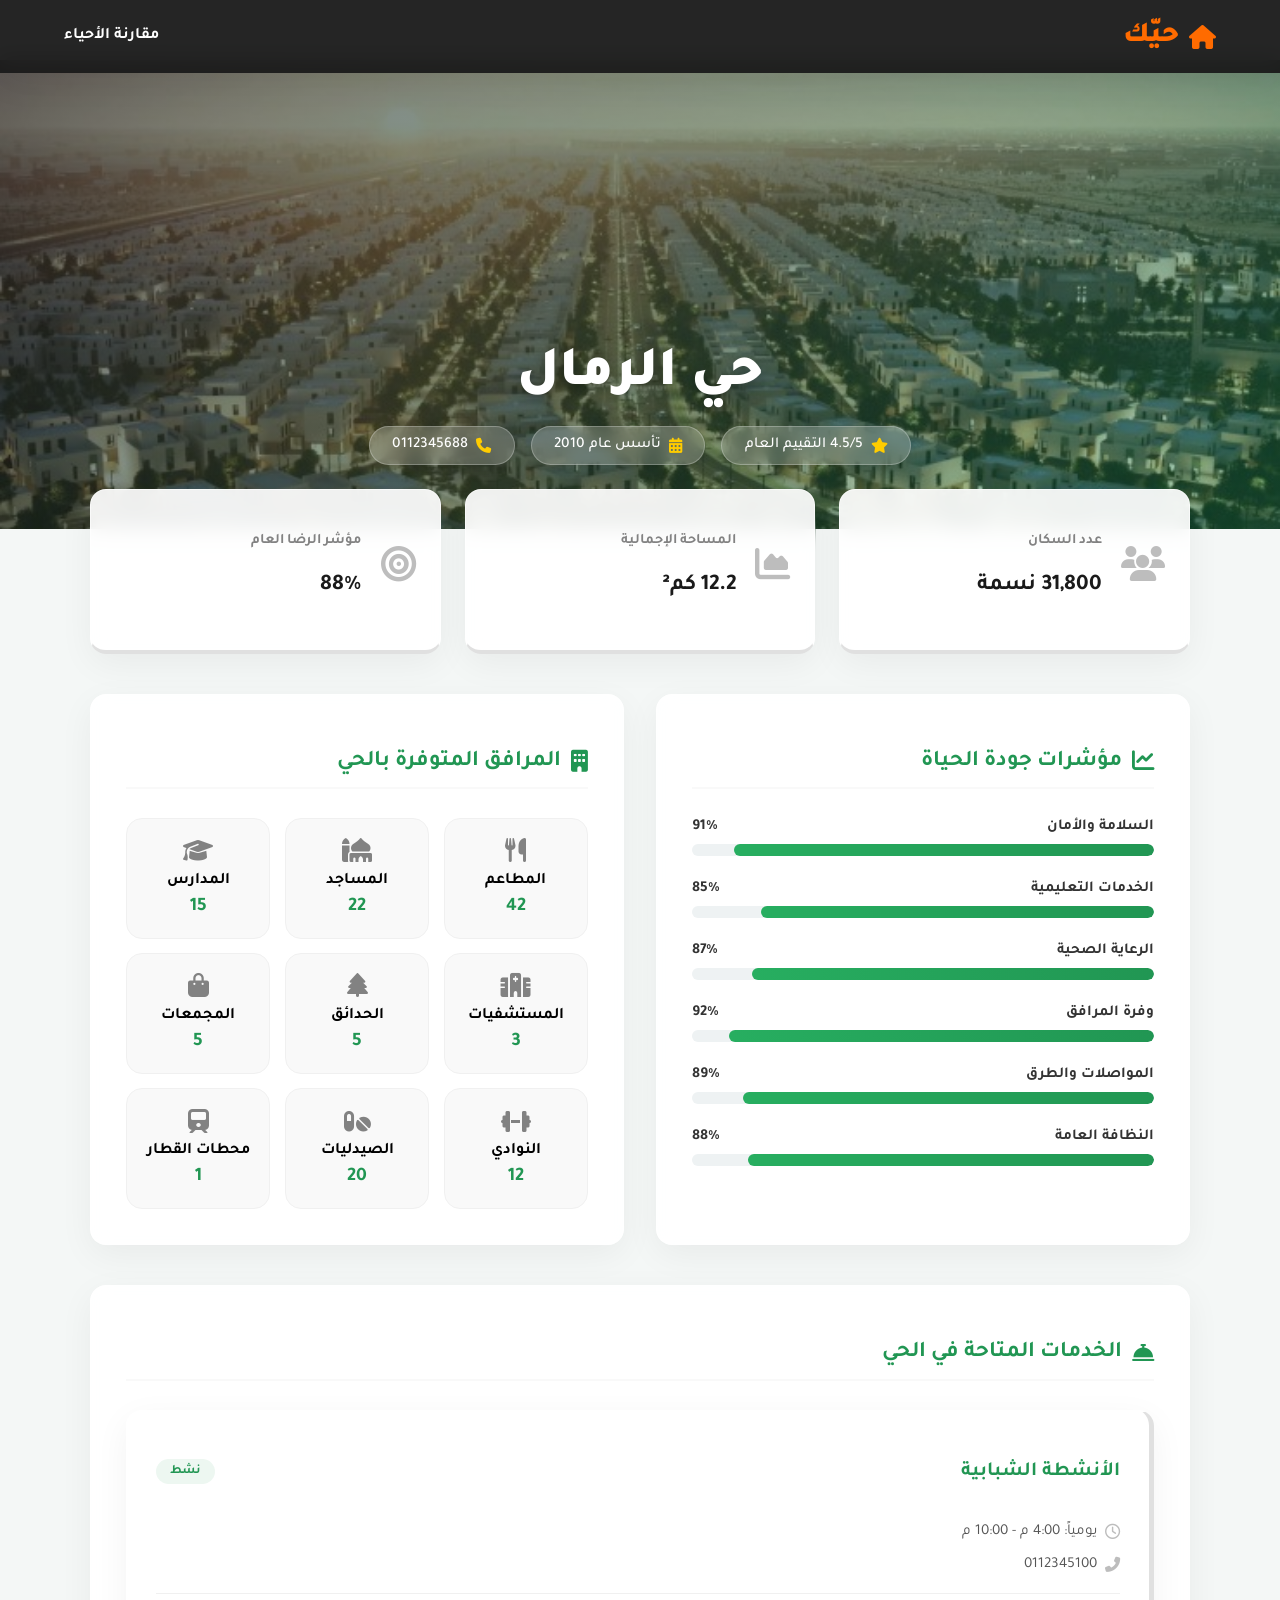
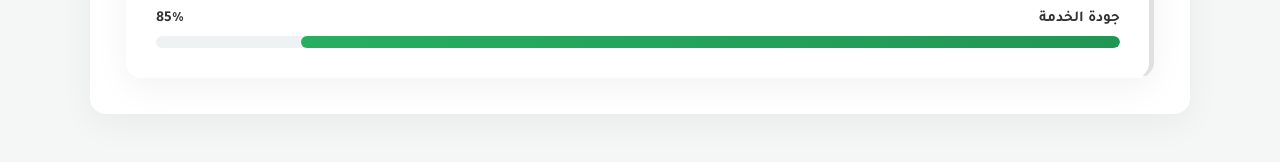
<file: rimal.html>
<!DOCTYPE html>
<html lang="ar" dir="rtl">
<head>
  <meta charset="UTF-8" />
  <meta name="viewport" content="width=device-width, initial-scale=1.0"/>
  <title>حي الرمال - حيّك</title>
  <link rel="stylesheet" href="https://cdnjs.cloudflare.com/ajax/libs/font-awesome/6.4.0/css/all.min.css" />
  <link rel="stylesheet" href="style.css" />
</head>
<body>

  <nav class="navbar">
    <div class="nav-container">
      <a href="index.html" class="logo"><i class="fas fa-home-alt"></i> حيّك</a>
      <div class="nav-main">
        <div class="nav-links">
          <a href="compare.html" class="nav-item">مقارنة الأحياء</a>
        </div>
      </div>
    </div>
  </nav>

  <div class="neighborhood-hero" style="background-image: linear-gradient(135deg, rgba(26, 26, 26, 0.6) 0%, rgba(33, 150, 83, 0.4) 100%), url('pic5.jpg');">
    <div class="hero-content">
      <h1>حي الرمال</h1>
      <div class="neighborhood-meta-hero">
        <span><i class="fas fa-star"></i> 4.5/5 التقييم العام</span>
        <span><i class="fas fa-calendar-alt"></i> تأسس عام 2010</span>
        <span><i class="fas fa-phone"></i> 0112345688</span>
      </div>
    </div>
  </div>

  <main class="neighborhood-details">
    
    <section class="info-grid-section">
      <div class="stat-card-basic">
        <div class="card-icon"><i class="fas fa-users"></i></div>
        <div class="card-info"><h3>عدد السكان</h3><p>31,800 نسمة</p></div>
      </div>
      <div class="stat-card-basic">
        <div class="card-icon"><i class="fas fa-chart-area"></i></div>
        <div class="card-info"><h3>المساحة الإجمالية</h3><p>12.2 كم²</p></div>
      </div>
      <div class="stat-card-basic">
        <div class="card-icon"><i class="fas fa-bullseye"></i></div>
        <div class="card-info"><h3>مؤشر الرضا العام</h3><p>88%</p></div>
      </div>
    </section>

    <div class="main-columns">
      
      <section class="comparison-section">
        <h2><i class="fas fa-chart-line"></i> مؤشرات جودة الحياة</h2>
        <div class="metrics-container">
          <div class="metric-row">
            <div class="metric-label"><span>السلامة والأمان</span><span>91%</span></div>
            <div class="progress-bar-wrapper"><div class="progress-fill" style="width: 91%"></div></div>
          </div>
          <div class="metric-row">
            <div class="metric-label"><span>الخدمات التعليمية</span><span>85%</span></div>
            <div class="progress-bar-wrapper"><div class="progress-fill" style="width: 85%"></div></div>
          </div>
          <div class="metric-row">
            <div class="metric-label"><span>الرعاية الصحية</span><span>87%</span></div>
            <div class="progress-bar-wrapper"><div class="progress-fill" style="width: 87%"></div></div>
          </div>
          <div class="metric-row">
            <div class="metric-label"><span>وفرة المرافق</span><span>92%</span></div>
            <div class="progress-bar-wrapper"><div class="progress-fill" style="width: 92%"></div></div>
          </div>
          <div class="metric-row">
            <div class="metric-label"><span>المواصلات والطرق</span><span>89%</span></div>
            <div class="progress-bar-wrapper"><div class="progress-fill" style="width: 89%"></div></div>
          </div>
          <div class="metric-row">
            <div class="metric-label"><span>النظافة العامة</span><span>88%</span></div>
            <div class="progress-bar-wrapper"><div class="progress-fill" style="width: 88%"></div></div>
          </div>
        </div>
      </section>

      <section class="comparison-section">
        <h2><i class="fas fa-building"></i> المرافق المتوفرة بالحي</h2>
        <div class="facilities-dense-grid">
          <div class="facility-badge"><i class="fas fa-utensils"></i> المطاعم <span>42</span></div>
          <div class="facility-badge"><i class="fas fa-mosque"></i> المساجد <span>22</span></div>
          <div class="facility-badge"><i class="fas fa-graduation-cap"></i> المدارس <span>15</span></div>
          <div class="facility-badge"><i class="fas fa-hospital"></i> المستشفيات <span>3</span></div>
          <div class="facility-badge"><i class="fas fa-tree"></i> الحدائق <span>5</span></div>
          <div class="facility-badge"><i class="fas fa-shopping-bag"></i> المجمعات <span>5</span></div>
          <div class="facility-badge"><i class="fas fa-dumbbell"></i> النوادي <span>12</span></div>
          <div class="facility-badge"><i class="fas fa-pills"></i> الصيدليات <span>20</span></div>
          <div class="facility-badge"><i class="fas fa-train"></i> محطات القطار <span>1</span></div>
        </div>
      </section>
    </div>

    <section class="comparison-section">
      <h2><i class="fas fa-concierge-bell"></i> الخدمات المتاحة في الحي</h2>
      <div class="services-modern-grid">
        <div class="service-card-modern">
          <div class="service-header"><h3>الأنشطة الشبابية</h3><span class="badge-status">نشط</span></div>
          <div class="service-body">
            <p><i class="far fa-clock"></i> يومياً: 4:00 م - 10:00 م</p>
            <p><i class="fas fa-phone-alt"></i> 0112345100</p>
          </div>
          <div class="service-footer">
            <div class="metric-label"><span>جودة الخدمة</span><span>85%</span></div>
            <div class="progress-bar-wrapper"><div class="progress-fill" style="width: 85%"></div></div>
          </div>
        </div>
      </div>
    </section>
  </main>

  <script src="data.js"></script>
  <script src="script.js"></script>
</body>
</html>
</file>
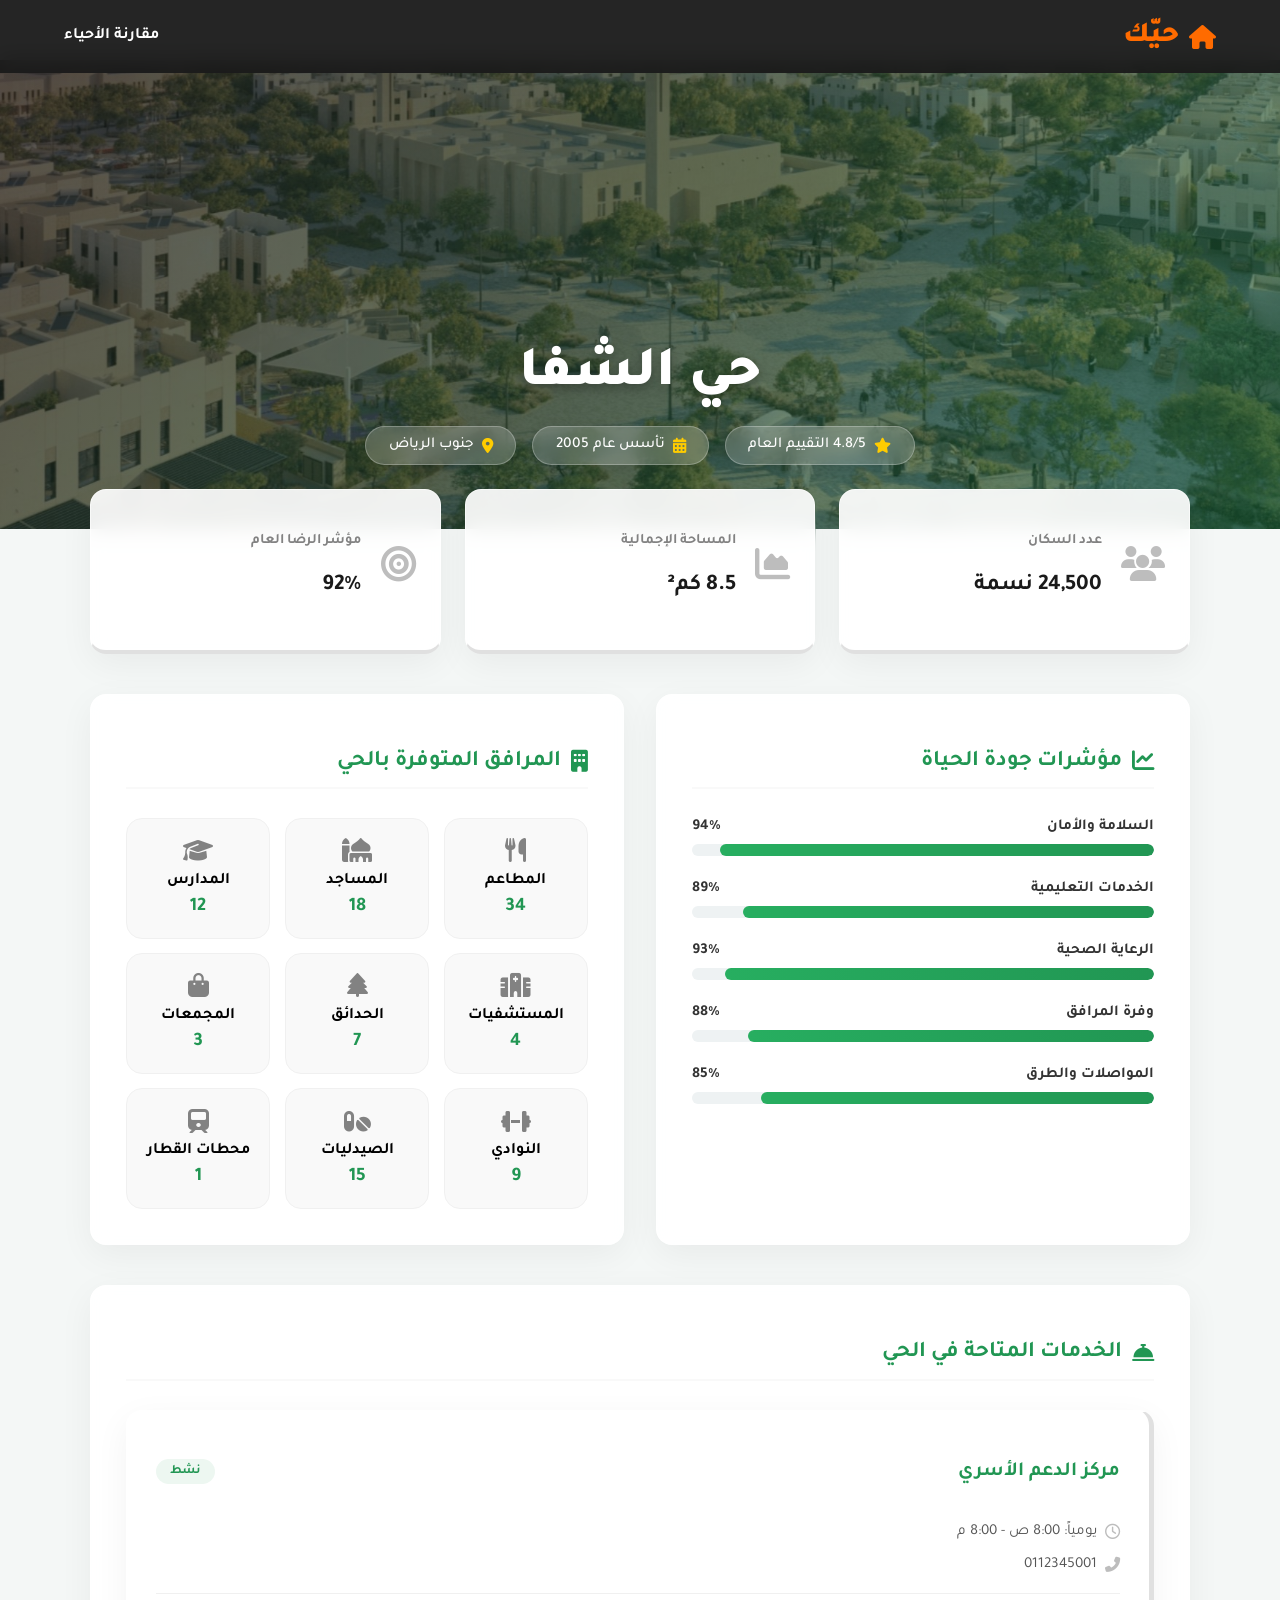
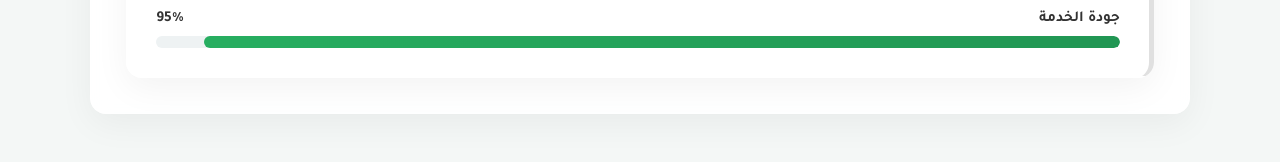
<file: shifa.html>
<!DOCTYPE html>
<html lang="ar" dir="rtl">
<head>
  <meta charset="UTF-8" />
  <meta name="viewport" content="width=device-width, initial-scale=1.0"/>
  <title>حي الشفا - حيّك</title>
  <link rel="stylesheet" href="https://cdnjs.cloudflare.com/ajax/libs/font-awesome/6.4.0/css/all.min.css" />
  <link rel="stylesheet" href="style.css" />
</head>
<body>

  <nav class="navbar">
    <div class="nav-container">
      <a href="index.html" class="logo">
        <i class="fas fa-home-alt"></i> حيّك</a>
      <div class="nav-main">
        <div class="nav-links">
          <a href="compare.html" class="nav-item">مقارنة الأحياء</a>
        </div>
      </div>
    </div>
  </nav>

  <div class="neighborhood-hero" style="background-image: linear-gradient(135deg, rgba(26, 26, 26, 0.6) 0%, rgba(33, 150, 83, 0.4) 100%), url('pic7.jpg');">
    <div class="hero-content">
      <h1>حي الشفا</h1>
      <div class="neighborhood-meta-hero">
        <span><i class="fas fa-star"></i> 4.8/5 التقييم العام</span>
        <span><i class="fas fa-calendar-alt"></i> تأسس عام 2005</span>
        <span><i class="fas fa-map-marker-alt"></i> جنوب الرياض</span>
      </div>
    </div>
  </div>

  <main class="neighborhood-details">
    
    <section class="info-grid-section">
      <div class="stat-card-basic">
        <div class="card-icon"><i class="fas fa-users"></i></div>
        <div class="card-info"><h3>عدد السكان</h3><p>24,500 نسمة</p></div>
      </div>
      <div class="stat-card-basic">
        <div class="card-icon"><i class="fas fa-chart-area"></i></div>
        <div class="card-info"><h3>المساحة الإجمالية</h3><p>8.5 كم²</p></div>
      </div>
      <div class="stat-card-basic">
        <div class="card-icon"><i class="fas fa-bullseye"></i></div>
        <div class="card-info"><h3>مؤشر الرضا العام</h3><p>92%</p></div>
      </div>
    </section>

    <div class="main-columns">
      <section class="comparison-section">
        <h2><i class="fas fa-chart-line"></i> مؤشرات جودة الحياة</h2>
        <div class="metrics-container">
          <div class="metric-row">
            <div class="metric-label"><span>السلامة والأمان</span><span>94%</span></div>
            <div class="progress-bar-wrapper"><div class="progress-fill" style="width: 94%"></div></div>
          </div>
          <div class="metric-row">
            <div class="metric-label"><span>الخدمات التعليمية</span><span>89%</span></div>
            <div class="progress-bar-wrapper"><div class="progress-fill" style="width: 89%"></div></div>
          </div>
          <div class="metric-row">
            <div class="metric-label"><span>الرعاية الصحية</span><span>93%</span></div>
            <div class="progress-bar-wrapper"><div class="progress-fill" style="width: 93%"></div></div>
          </div>
          <div class="metric-row">
            <div class="metric-label"><span>وفرة المرافق</span><span>88%</span></div>
            <div class="progress-bar-wrapper"><div class="progress-fill" style="width: 88%"></div></div>
          </div>
          <div class="metric-row">
            <div class="metric-label"><span>المواصلات والطرق</span><span>85%</span></div>
            <div class="progress-bar-wrapper"><div class="progress-fill" style="width: 85%"></div></div>
          </div>
        </div>
      </section>

      <section class="comparison-section">
        <h2><i class="fas fa-building"></i> المرافق المتوفرة بالحي</h2>
        <div class="facilities-dense-grid">
          <div class="facility-badge"><i class="fas fa-utensils"></i> المطاعم <span>34</span></div>
          <div class="facility-badge"><i class="fas fa-mosque"></i> المساجد <span>18</span></div>
          <div class="facility-badge"><i class="fas fa-graduation-cap"></i> المدارس <span>12</span></div>
          <div class="facility-badge"><i class="fas fa-hospital"></i> المستشفيات <span>4</span></div>
          <div class="facility-badge"><i class="fas fa-tree"></i> الحدائق <span>7</span></div>
          <div class="facility-badge"><i class="fas fa-shopping-bag"></i> المجمعات <span>3</span></div>
          <div class="facility-badge"><i class="fas fa-dumbbell"></i> النوادي <span>9</span></div>
          <div class="facility-badge"><i class="fas fa-pills"></i> الصيدليات <span>15</span></div>
          <div class="facility-badge"><i class="fas fa-train"></i> محطات القطار <span>1</span></div>
        </div>
      </section>
    </div>

    <section class="comparison-section">
      <h2><i class="fas fa-concierge-bell"></i> الخدمات المتاحة في الحي</h2>
      <div class="services-modern-grid">
        <div class="service-card-modern">
          <div class="service-header"><h3>مركز الدعم الأسري</h3><span class="badge-status">نشط</span></div>
          <div class="service-body">
            <p><i class="far fa-clock"></i> يومياً: 8:00 ص - 8:00 م</p>
            <p><i class="fas fa-phone-alt"></i> 0112345001</p>
          </div>
          <div class="service-footer">
            <div class="metric-label"><span>جودة الخدمة</span><span>95%</span></div>
            <div class="progress-bar-wrapper"><div class="progress-fill" style="width: 95%"></div></div>
          </div>
        </div>
      </div>
    </section>
  </main>

  <script src="../data.js"></script>
  <script src="../script.js"></script>
</body>
</html>
</file>
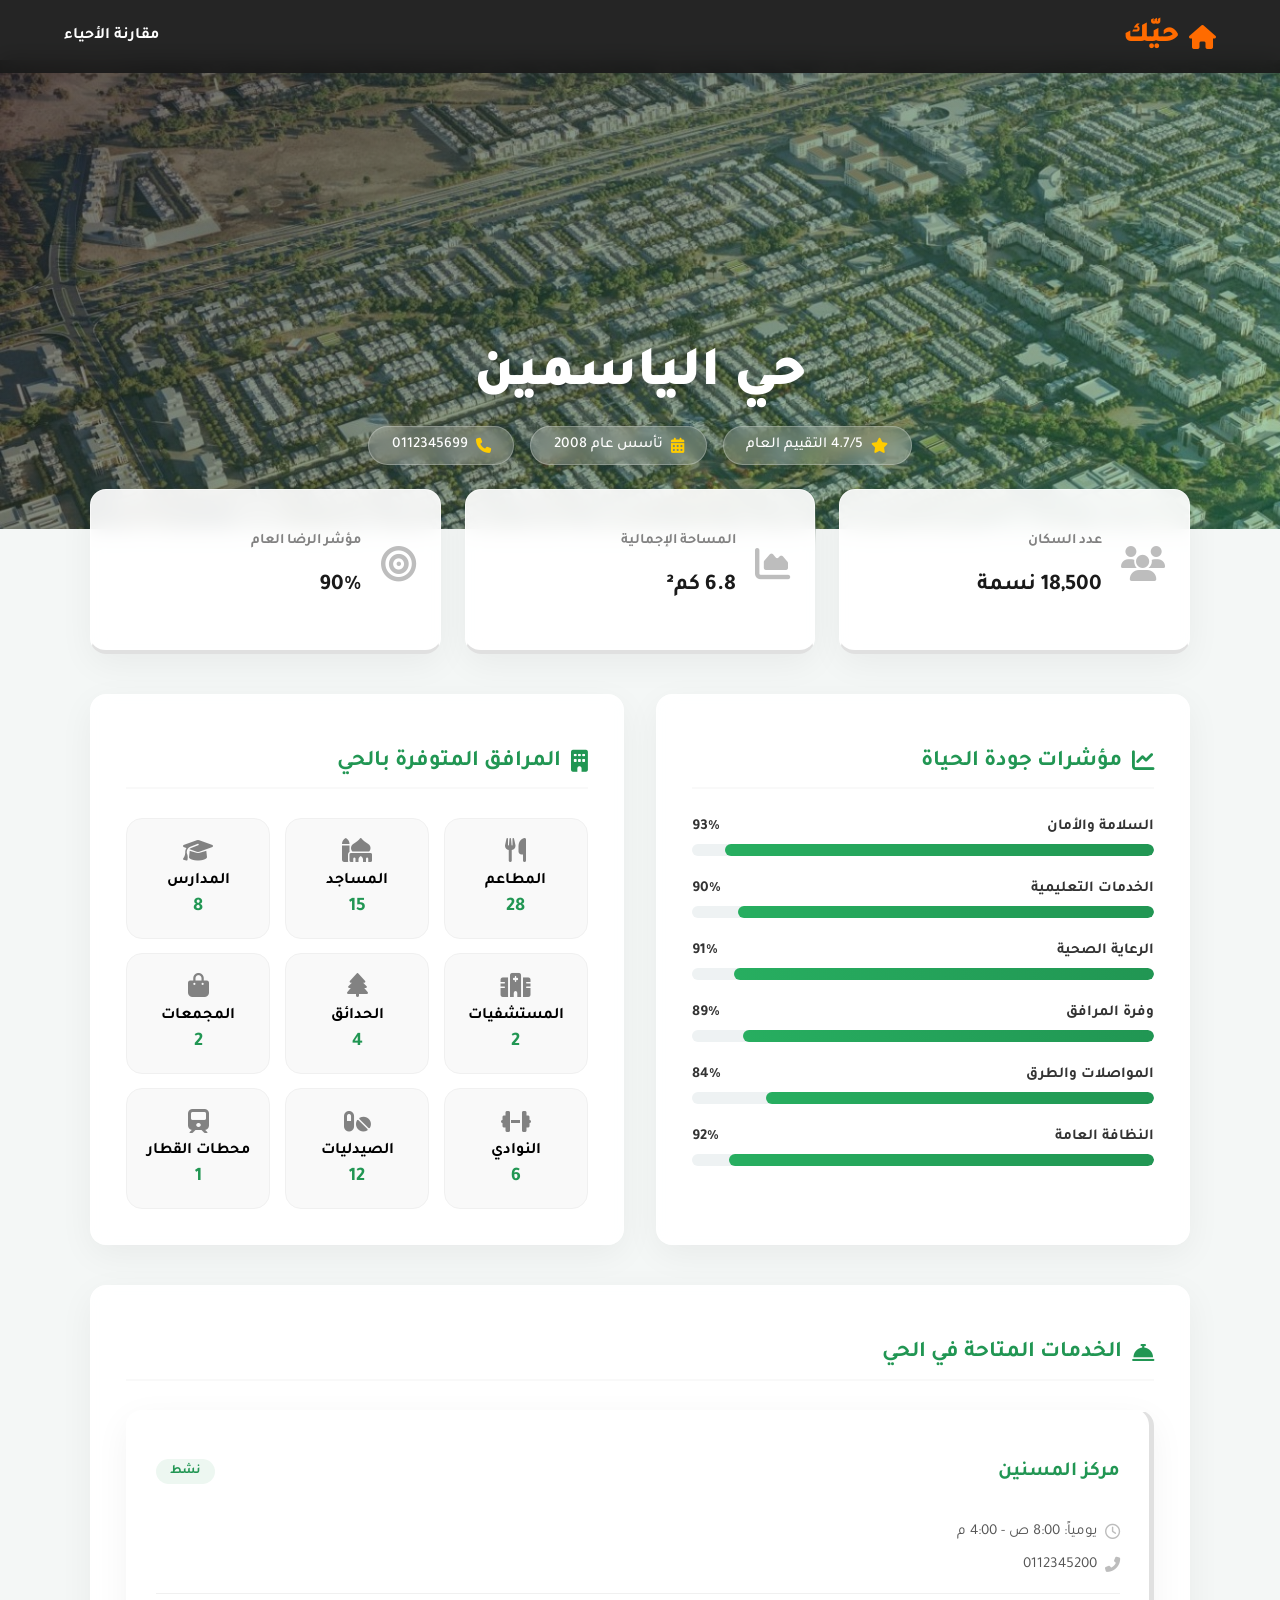
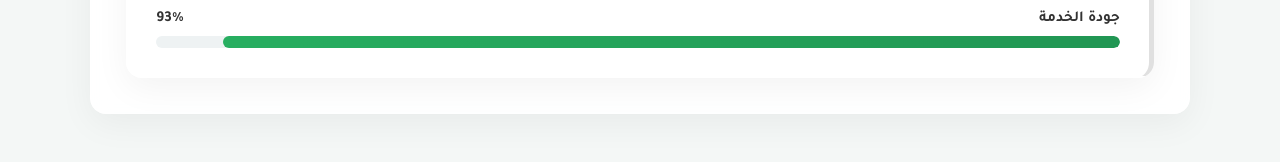
<file: yasmin.html>
<!DOCTYPE html>
<html lang="ar" dir="rtl">
<head>
  <meta charset="UTF-8" />
  <meta name="viewport" content="width=device-width, initial-scale=1.0"/>
  <title>حي الياسمين - حيّك</title>
  <link rel="stylesheet" href="https://cdnjs.cloudflare.com/ajax/libs/font-awesome/6.4.0/css/all.min.css" />
  <link rel="stylesheet" href="style.css" />
</head>
<body>

  <nav class="navbar">
    <div class="nav-container">
      <a href="index.html" class="logo"><i class="fas fa-home-alt"></i> حيّك</a>
      <div class="nav-main">
        <div class="nav-links">
          <a href="compare.html" class="nav-item">مقارنة الأحياء</a>
        </div>
      </div>
    </div>
  </nav>

  <div class="neighborhood-hero" style="background-image: linear-gradient(135deg, rgba(26, 26, 26, 0.6) 0%, rgba(33, 150, 83, 0.4) 100%), url('pic6.jpg');">
    <div class="hero-content">
      <h1>حي الياسمين</h1>
      <div class="neighborhood-meta-hero">
        <span><i class="fas fa-star"></i> 4.7/5 التقييم العام</span>
        <span><i class="fas fa-calendar-alt"></i> تأسس عام 2008</span>
        <span><i class="fas fa-phone"></i> 0112345699</span>
      </div>
    </div>
  </div>

  <main class="neighborhood-details">
    
    <section class="info-grid-section">
      <div class="stat-card-basic">
        <div class="card-icon"><i class="fas fa-users"></i></div>
        <div class="card-info"><h3>عدد السكان</h3><p>18,500 نسمة</p></div>
      </div>
      <div class="stat-card-basic">
        <div class="card-icon"><i class="fas fa-chart-area"></i></div>
        <div class="card-info"><h3>المساحة الإجمالية</h3><p>6.8 كم²</p></div>
      </div>
      <div class="stat-card-basic">
        <div class="card-icon"><i class="fas fa-bullseye"></i></div>
        <div class="card-info"><h3>مؤشر الرضا العام</h3><p>90%</p></div>
      </div>
    </section>

    <div class="main-columns">
      
      <section class="comparison-section">
        <h2><i class="fas fa-chart-line"></i> مؤشرات جودة الحياة</h2>
        <div class="metrics-container">
          <div class="metric-row">
            <div class="metric-label"><span>السلامة والأمان</span><span>93%</span></div>
            <div class="progress-bar-wrapper"><div class="progress-fill" style="width: 93%"></div></div>
          </div>
          <div class="metric-row">
            <div class="metric-label"><span>الخدمات التعليمية</span><span>90%</span></div>
            <div class="progress-bar-wrapper"><div class="progress-fill" style="width: 90%"></div></div>
          </div>
          <div class="metric-row">
            <div class="metric-label"><span>الرعاية الصحية</span><span>91%</span></div>
            <div class="progress-bar-wrapper"><div class="progress-fill" style="width: 91%"></div></div>
          </div>
          <div class="metric-row">
            <div class="metric-label"><span>وفرة المرافق</span><span>89%</span></div>
            <div class="progress-bar-wrapper"><div class="progress-fill" style="width: 89%"></div></div>
          </div>
          <div class="metric-row">
            <div class="metric-label"><span>المواصلات والطرق</span><span>84%</span></div>
            <div class="progress-bar-wrapper"><div class="progress-fill" style="width: 84%"></div></div>
          </div>
          <div class="metric-row">
            <div class="metric-label"><span>النظافة العامة</span><span>92%</span></div>
            <div class="progress-bar-wrapper"><div class="progress-fill" style="width: 92%"></div></div>
          </div>
        </div>
      </section>

      <section class="comparison-section">
        <h2><i class="fas fa-building"></i> المرافق المتوفرة بالحي</h2>
        <div class="facilities-dense-grid">
          <div class="facility-badge"><i class="fas fa-utensils"></i> المطاعم <span>28</span></div>
          <div class="facility-badge"><i class="fas fa-mosque"></i> المساجد <span>15</span></div>
          <div class="facility-badge"><i class="fas fa-graduation-cap"></i> المدارس <span>8</span></div>
          <div class="facility-badge"><i class="fas fa-hospital"></i> المستشفيات <span>2</span></div>
          <div class="facility-badge"><i class="fas fa-tree"></i> الحدائق <span>4</span></div>
          <div class="facility-badge"><i class="fas fa-shopping-bag"></i> المجمعات <span>2</span></div>
          <div class="facility-badge"><i class="fas fa-dumbbell"></i> النوادي <span>6</span></div>
          <div class="facility-badge"><i class="fas fa-pills"></i> الصيدليات <span>12</span></div>
          <div class="facility-badge"><i class="fas fa-train"></i> محطات القطار <span>1</span></div>
        </div>
      </section>
    </div>

    <section class="comparison-section">
      <h2><i class="fas fa-concierge-bell"></i> الخدمات المتاحة في الحي</h2>
      <div class="services-modern-grid">
        <div class="service-card-modern">
          <div class="service-header"><h3>مركز المسنين</h3><span class="badge-status">نشط</span></div>
          <div class="service-body">
            <p><i class="far fa-clock"></i> يومياً: 8:00 ص - 4:00 م</p>
            <p><i class="fas fa-phone-alt"></i> 0112345200</p>
          </div>
          <div class="service-footer">
            <div class="metric-label"><span>جودة الخدمة</span><span>93%</span></div>
            <div class="progress-bar-wrapper"><div class="progress-fill" style="width: 93%"></div></div>
          </div>
        </div>
      </div>
    </section>
  </main>

  <script src="../data.js"></script>
  <script src="../script.js"></script>
</body>
</html>
</file>
<file: style.css>
@import url('https://fonts.googleapis.com/css2?family=Tajawal:wght@400;700;900&display=swap');

:root {
    --primary: #219653;    
    --secondary: #f9f9f9;
    --text: #333;
    --accent: #ff6b00;     
    --dark: #1a1a1a;       
    --light: #ffffff;
    --shadow: 0 10px 35px rgba(0, 0, 0, 0.05); 
    --radius: 16px;        
    --transition: all 0.4s cubic-bezier(0.16, 1, 0.3, 1); 
}


body {
  font-family: 'Tajawal', sans-serif;
  background: #f4f7f6; 
  margin: 0;
  padding: 0;
}


.navbar {
  background-color: rgba(26, 26, 26, 0.95);
  backdrop-filter: blur(10px); 
  padding: 1.2rem 5%; 
  position: fixed;
  width: 100%;
  top: 0;
  right: 0;
  z-index: 1000;
  box-shadow: var(--shadow);
  box-sizing: border-box;
}
.nav-container {
  display: flex;
  justify-content: space-between; 
  align-items: center;
  max-width: 100%; 
  margin: 0 auto;
}
.navbar .logo {
  color: var(--accent) !important; /* لون برتقالي المعتمد بالواجهة */
  font-size: 1.8rem; /* تثبيت الحجم لمنع اختلاف حجم الكلمة بين الأحياء والواجهة */
  font-weight: 900; 
  text-decoration: none;
  display: flex;
  align-items: center;
  gap: 0.6rem;
}
.navbar .logo i {
  font-size: 1.5rem;
  color: var(--accent) !important; 
}

.nav-links .nav-item {
  color: white;
  text-decoration: none;
  font-weight: bold;
  font-size: 1rem;
  transition: var(--transition);
}
.nav-links .nav-item:hover {
  color: var(--accent);
}


.neighborhood-hero {
  height: 45vh; 
  min-height: 350px;
  background-position: center; 
  background-size: cover;
  background-repeat: no-repeat;
  display: flex;
  align-items: flex-end;
  justify-content: center;
  text-align: center;
  padding-bottom: 4rem;
  position: relative;
  margin-top: 60px; 
}
.hero-content {
  color: var(--light);
  z-index: 2;
  max-width: 800px;
  padding: 0 1rem;
}
.neighborhood-hero h1 {
  font-size: 3.5rem;
  font-weight: 900;
  margin-bottom: 1rem;
  text-shadow: 0 4px 12px rgba(0, 0, 0, 0.3);
}
.neighborhood-meta-hero {
  display: flex;
  gap: 1rem;
  justify-content: center;
  flex-wrap: wrap;
}
.neighborhood-meta-hero span {
  font-size: 0.95rem;
  color: var(--light);
  background: rgba(255, 255, 255, 0.2);
  backdrop-filter: blur(8px); 
  padding: 0.6rem 1.4rem;
  border-radius: 50px;
  display: inline-flex;
  align-items: center;
  font-weight: 500;
  border: 1px solid rgba(255, 255, 255, 0.25);
  box-shadow: 0 4px 15px rgba(0, 0, 0, 0.1);
}
.neighborhood-meta-hero span i {
  color: #ffcc00; 
  margin-left: 0.5rem;
}


.neighborhood-details {
  max-width: 1100px;
  margin: -2.5rem auto 3rem; 
  padding: 0 2rem; 
  direction: rtl;
  position: relative;
  z-index: 5;
}

/* شريط الإحصائيات السريع التفاعلي */
.info-grid-section {
  display: grid;
  grid-template-columns: repeat(auto-fit, minmax(250px, 1fr));
  gap: 1.5rem;
  margin-bottom: 2.5rem;
}
.stat-card-basic {
  background: rgba(255, 255, 255, 0.92);
  backdrop-filter: blur(10px);
  padding: 1.8rem 1.5rem;
  border-radius: var(--radius);
  display: flex;
  align-items: center;
  box-shadow: var(--shadow);
  border: 1px solid rgba(255, 255, 255, 0.6);
  border-bottom: 4px solid #e0e0e0; 
  transition: var(--transition);
}
.stat-card-basic:hover {
  transform: translateY(-6px) scale(1.02);
  box-shadow: 0 20px 40px rgba(0, 0, 0, 0.08);
  border-bottom-color: var(--accent); 
}
.stat-card-basic .card-icon {
  font-size: 2.2rem;
  color: #bdbdbd; 
  margin-left: 1.2rem;
  transition: var(--transition);
}
.stat-card-basic:hover .card-icon {
  color: var(--accent);
  transform: rotate(-5px) scale(1.1);
}
.stat-card-basic .card-info h3 {
  font-size: 0.9rem;
  color: #828282;
  margin-bottom: 0.3rem;
  font-weight: bold;
}
.stat-card-basic .card-info p {
  font-size: 1.4rem;
  font-weight: bold;
  color: var(--dark);
}


.main-columns {
  display: grid;
  grid-template-columns: 1fr 1fr;
  gap: 2rem;
  margin-bottom: 2.5rem;
}
@media (max-width: 768px) {
  .main-columns { grid-template-columns: 1fr; }
}

.comparison-section {
  background: rgba(255, 255, 255, 0.92);
  backdrop-filter: blur(10px);
  padding: 2.2rem;
  border-radius: var(--radius);
  box-shadow: var(--shadow);
  border: 1px solid rgba(255, 255, 255, 0.6);
  transition: var(--transition);
}
.comparison-section:hover {
  box-shadow: 0 15px 45px rgba(0, 0, 0, 0.06);
}
.comparison-section h2 {
  color: var(--primary);
  font-size: 1.4rem;
  margin-bottom: 1.8rem;
  display: flex;
  align-items: center;
  gap: 0.6rem;
  border-bottom: 2px solid var(--secondary);
  padding-bottom: 0.8rem;
  font-weight: bold;
}

/* أشرطة المقاييس لجودة الحياة */
.metric-row {
  margin-bottom: 1.5rem;
}
.metric-label {
  display: flex;
  justify-content: space-between;
  font-weight: bold;
  font-size: 0.95rem;
  margin-bottom: 0.5rem;
  color: var(--text);
}
.progress-bar-wrapper {
  background: #eef2f3;
  height: 12px;
  border-radius: 20px;
  overflow: hidden;
}
.progress-fill {
  height: 100%;
  background: linear-gradient(90deg, #27ae60, var(--primary)); 
  border-radius: 20px;
}


.facilities-dense-grid {
  display: grid;
  grid-template-columns: repeat(auto-fill, minmax(110px, 1fr));
  gap: 0.9rem;
}
.facility-badge {
  background: var(--secondary);
  padding: 1.2rem 0.5rem;
  border-radius: var(--radius);
  text-align: center;
  font-weight: bold;
  border: 1px solid #f0f0f0;
  cursor: pointer;
  transition: var(--transition);
}
.facility-badge:hover {
  background: var(--light);
  transform: scale(1.05);
  box-shadow: 0 8px 20px rgba(0,0,0,0.05);
  border-color: rgba(33, 150, 83, 0.2);
}
.facility-badge i {
  display: block;
  font-size: 1.5rem;
  margin-bottom: 0.6rem;
  color: #828282; 
  transition: var(--transition);
}
.facility-badge:hover i {
  color: var(--accent);
  transform: translateY(-2px);
}
.facility-badge span {
  display: block;
  font-size: 1.2rem;
  color: var(--primary);
  margin-top: 0.3rem;
}


.services-modern-grid {
  display: grid;
  grid-template-columns: repeat(auto-fit, minmax(280px, 1fr));
  gap: 1.5rem;
  margin-top: 1rem;
}
.service-card-modern {
  background: rgba(255, 255, 255, 0.92);
  border: 1px solid rgba(255, 255, 255, 0.6);
  border-right: 5px solid #e0e0e0; 
  border-radius: var(--radius);
  padding: 1.8rem;
  box-shadow: var(--shadow);
  transition: var(--transition);
}
.service-card-modern:hover {
  transform: translateY(-5px);
  box-shadow: 0 15px 35px rgba(0, 0, 0, 0.06);
  border-right-color: var(--accent); 
}
.service-header {
  display: flex;
  justify-content: space-between;
  align-items: center;
  margin-bottom: 1.2rem;
}
.service-header h3 {
  color: var(--primary);
  font-size: 1.25rem;
  font-weight: bold;
}
.badge-status {
  background: rgba(33, 150, 83, 0.08);
  color: var(--primary);
  padding: 0.3rem 0.9rem;
  border-radius: 50px;
  font-size: 0.8rem;
  font-weight: bold;
}
.service-body p {
  font-size: 0.95rem;
  color: #555;
  margin-bottom: 0.6rem;
  display: flex;
  align-items: center;
  gap: 0.5rem;
}
.service-body p i { 
  color: #bdbdbd; 
  transition: var(--transition);
}
.service-card-modern:hover .service-body p i {
  color: var(--accent);
}
.service-footer {
  margin-top: 1.2rem;
  border-top: 1px solid #f0f0f0;
  padding-top: 1rem;
}


.login-container {
  display: flex;
  width: 100%;
  min-height: 100vh;
  direction: rtl;
}
.form-side {
  flex: 1;
  background: var(--light);
  display: flex;
  justify-content: center;
  align-items: center;
  padding: 2rem;
}
.wrapper {
  width: 100%;
  max-width: 400px;
}
.wrapper h1 {
  color: var(--dark);
  font-size: 2.2rem;
  font-weight: bold;
  margin-bottom: 0.5rem;
}
.wrapper .subtitle {
  color: #666;
  margin-bottom: 2.5rem;
  font-size: 0.95rem;
}
.input-box {
  position: relative;
  margin-bottom: 1.5rem;
}
.input-box input {
  width: 100%;
  padding: 0.9rem 2.8rem 0.9rem 1rem;
  font-size: 1rem;
  border: 1px solid #ccc;
  border-radius: var(--radius);
  outline: none;
  background: var(--secondary);
  transition: var(--transition);
}
.input-box input:focus {
  border-color: var(--primary);
  background: var(--light);
  box-shadow: 0 0 0 4px rgba(33, 150, 83, 0.1);
}
.input-box i {
  position: absolute;
  right: 14px;
  top: 50%;
  transform: translateY(-50%);
  color: #888;
  transition: var(--transition);
}
.input-box input:focus + i {
  color: var(--primary);
}
.remember-forgot {
  display: flex;
  justify-content: space-between;
  align-items: center;
  font-size: 0.9rem;
  margin-bottom: 2rem;
}
.remember-forgot label {
  display: flex;
  align-items: center;
  gap: 6px;
  cursor: pointer;
  color: var(--text);
}
.remember-forgot input[type="checkbox"] {
  accent-color: var(--primary);
  cursor: pointer;
}
.remember-forgot a {
  color: var(--accent);
  text-decoration: none;
  font-weight: bold;
}
.remember-forgot a:hover {
  text-decoration: underline;
}
.btn {
  width: 100%;
  padding: 0.9rem;
  background: var(--primary);
  color: var(--light);
  border: none;
  border-radius: var(--radius);
  font-size: 1.1rem;
  font-weight: bold;
  cursor: pointer;
  transition: var(--transition);
  box-shadow: 0 4px 10px rgba(33, 150, 83, 0.15);
}
.btn:hover {
  background: #1e8449;
  transform: translateY(-1px);
  box-shadow: 0 6px 15px rgba(33, 150, 83, 0.25);
}
.register-link {
  text-align: center;
  margin-top: 2rem;
  font-size: 0.95rem;
  color: #666;
}
.register-link a {
  color: var(--primary);
  text-decoration: none;
  font-weight: bold;
}
.register-link a:hover {
  text-decoration: underline;
}
.image-side {
  flex: 1.2;
  background: linear-gradient(135deg, rgba(26, 26, 26, 0.7) 0%, rgba(33, 150, 83, 0.5) 100%), 
              url('https://images.unsplash.com/photo-1545324418-cc1a3fa10c00?q=80&w=1000') center/cover no-repeat;
  display: flex;
  align-items: flex-end;
  padding: 4rem;
}
.image-content {
  color: var(--light);
  max-width: 500px;
}
.image-content h2 {
  font-size: 2.5rem;
  font-weight: bold;
  margin-bottom: 1rem;
  text-shadow: 0 2px 4px rgba(0,0,0,0.2);
}
.image-content p {
  font-size: 1.1rem;
  line-height: 1.7;
  opacity: 0.95;
  text-shadow: 0 1px 3px rgba(0,0,0,0.2);
}

@media (max-width: 900px) {
  .image-side { display: none; }
  .form-side { background: var(--secondary); }
  .wrapper {
    background: var(--light);
    padding: 2.5rem;
    border-radius: var(--radius);
    box-shadow: var(--shadow);
  }
}


#map-container {
  position: absolute;
  top: 0; right: 0; bottom: 0; left: 0;
  z-index: 1;
  background: radial-gradient(circle at center, #252525 0%, #121212 100%);
  overflow: hidden;
  cursor: grab;
}
#map-container:active {
  cursor: grabbing;
}
#map-canvas {
  position: absolute;
  top: -50%;
  left: -50%;
  width: 200%;
  height: 200%;
}
.custom-controls {
  position: absolute;
  top: 95px; 
  right: 5%;  
  z-index: 10;
  display: flex;
  flex-direction: column;
  gap: 12px;
}
.fake-geocoder {
  background: rgba(26, 26, 26, 0.9);
  backdrop-filter: blur(8px);
  border: 1px solid rgba(255, 255, 255, 0.1);
  border-radius: var(--radius); 
  padding: 2px;
  display: flex;
  align-items: center;
  width: 300px;
  box-shadow: 0 8px 30px rgba(0, 0, 0, 0.3);
}
.fake-geocoder input {
  background: transparent;
  border: none;
  color: white;
  padding: 10px 14px;
  font-family: 'Tajawal', sans-serif;
  font-size: 0.9rem;
  width: 100%;
  outline: none;
}
.fake-geocoder i {
  color: #888;
  margin-left: 14px;
}
.fake-btn {
  width: 42px;
  height: 42px;
  background: rgba(26, 26, 26, 0.9);
  backdrop-filter: blur(8px);
  border: 1px solid rgba(255, 255, 255, 0.1);
  border-radius: var(--radius);
  color: white;
  display: flex;
  align-items: center;
  justify-content: center;
  cursor: pointer;
  box-shadow: 0 8px 30px rgba(0, 0, 0, 0.3);
  transition: var(--transition);
  align-self: flex-end;
}
.fake-btn:hover {
  background: var(--accent);
  color: white;
  transform: scale(1.05);
}
.map-title {
  position: absolute;
  bottom: 30px;
  right: 5%; 
  background: rgba(26, 26, 26, 0.85);
  backdrop-filter: blur(8px);
  color: var(--light);
  border: 1px solid rgba(255, 255, 255, 0.1);
  padding: 12px 24px;
  border-radius: var(--radius);
  z-index: 10;
  font-size: 16px;
  font-weight: bold;
  box-shadow: 0 8px 30px rgba(0, 0, 0, 0.3);
}


@media (max-width: 480px) {
  .custom-controls {
    width: 90%;
    right: 5%;
  }
  .fake-geocoder {
    width: 100%;
  }
}
</file>
